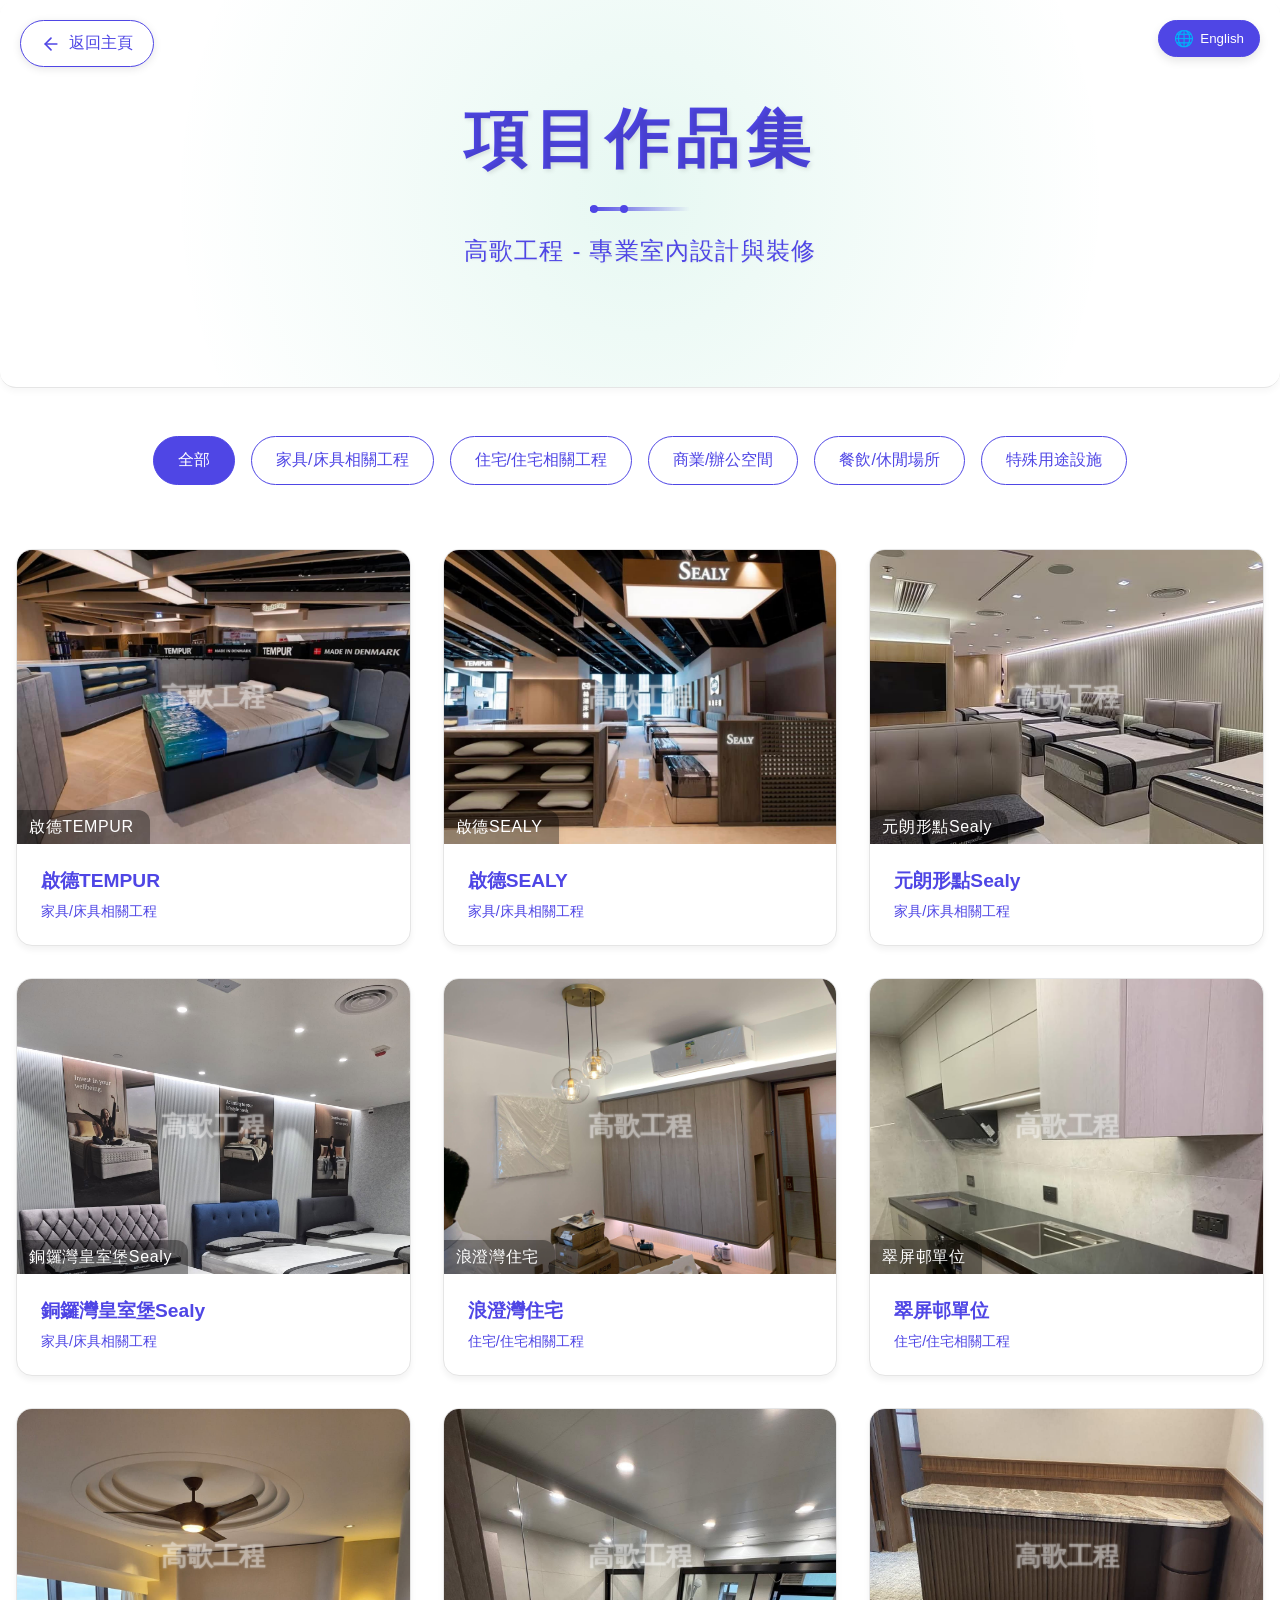
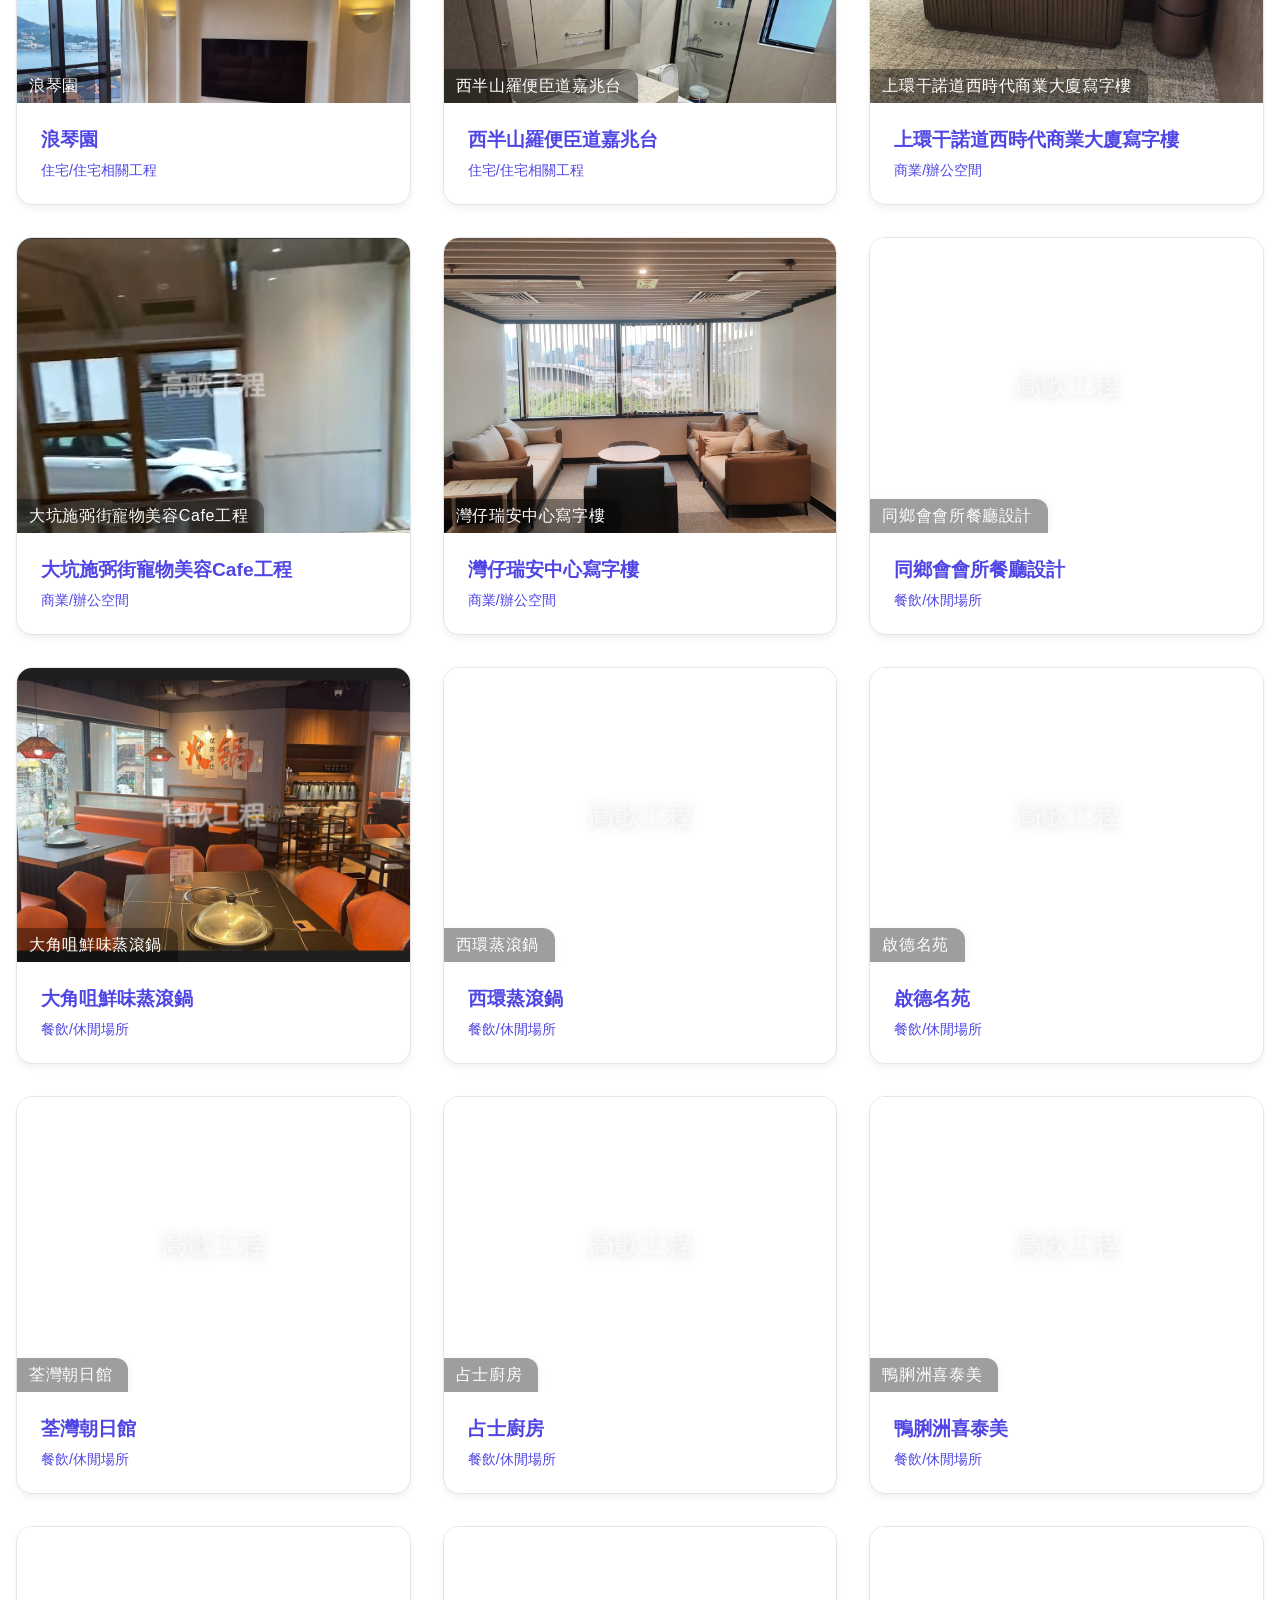
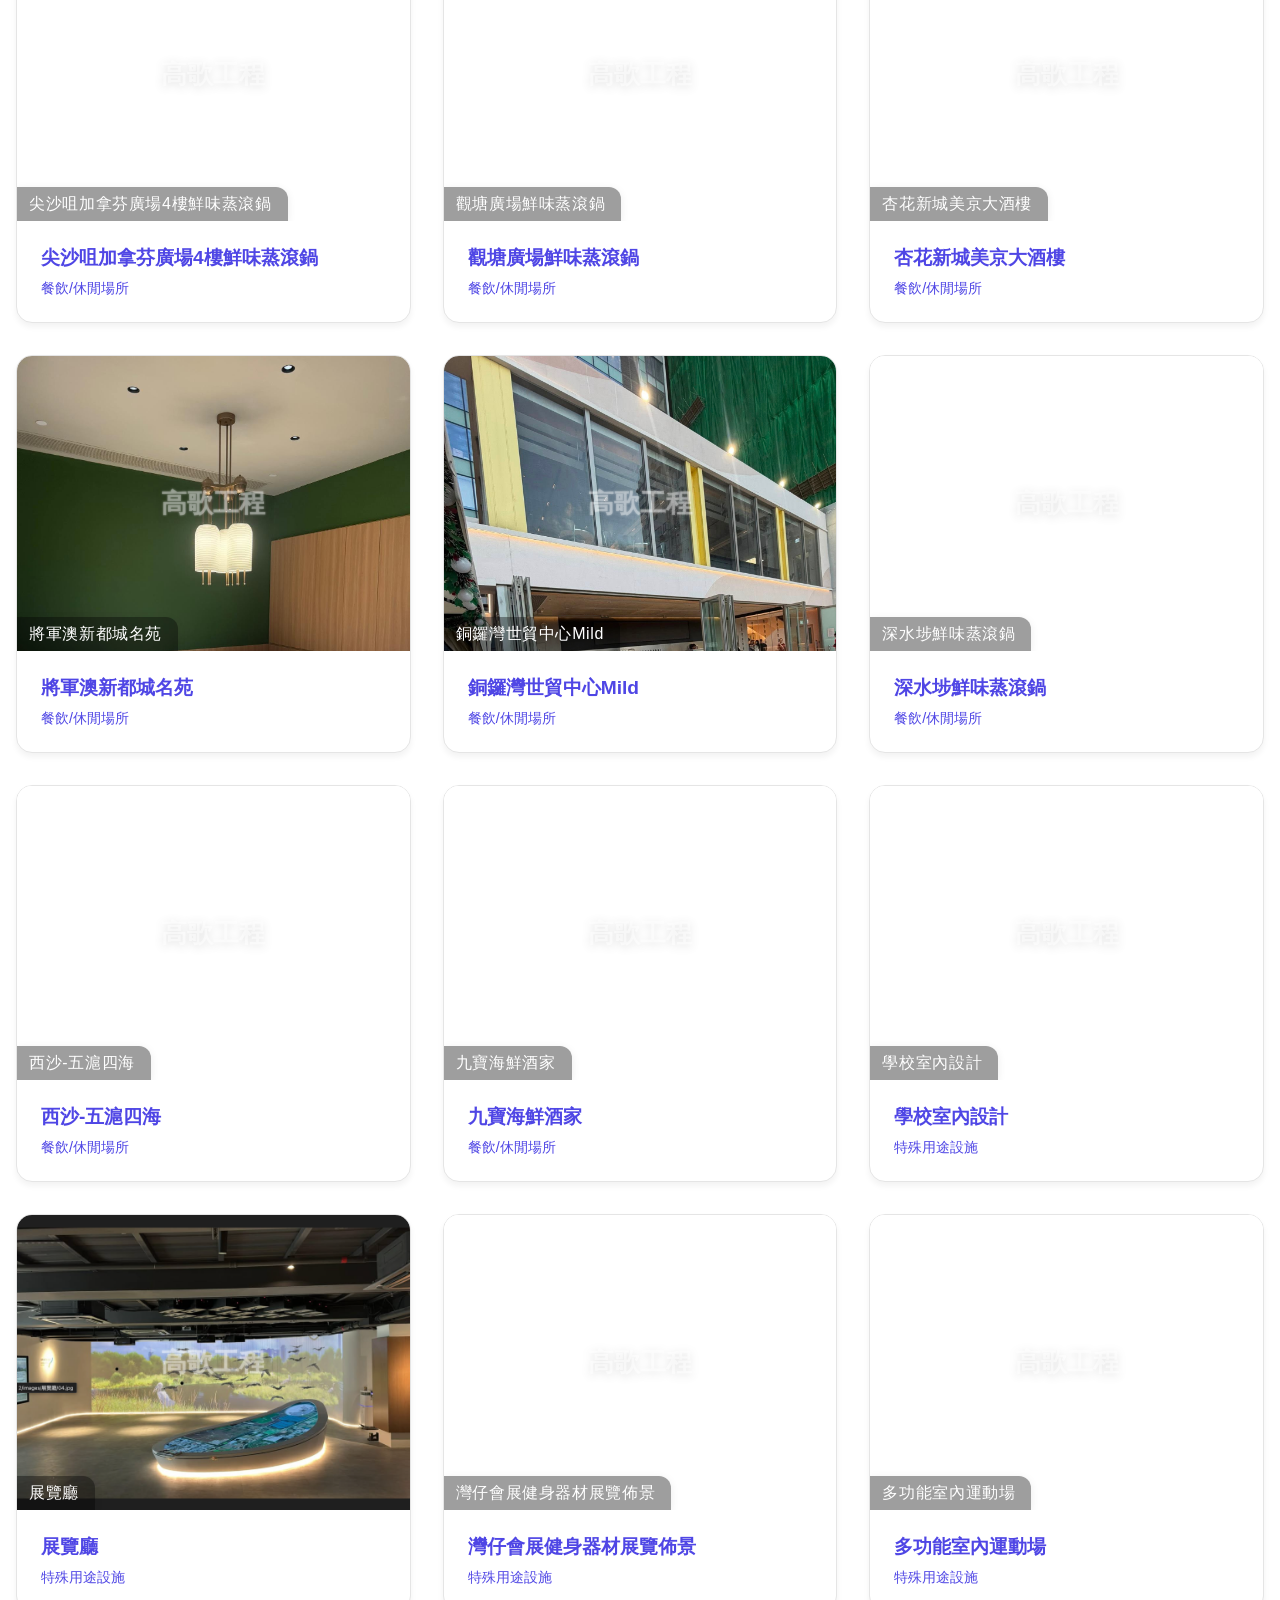
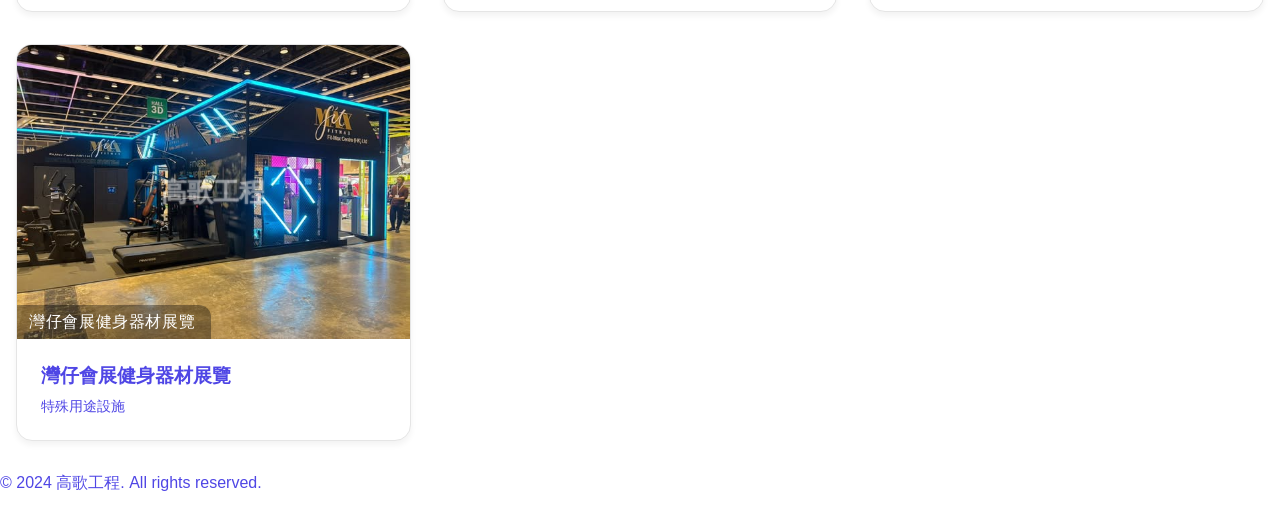
<file: allphoto.html>
<!DOCTYPE html>
<html lang="zh-Hant" class="dark">
<head>
    <meta charset="UTF-8">
    <meta name="viewport" content="width=device-width, initial-scale=1.0">
    <title data-lang data-lang-zh="高歌工程" data-lang-en="KOCO ENGINEERING COMPANY LIMITED">高歌工程</title>
    <meta name="description" data-lang data-lang-zh="高歌工程 - Professional Interior Design and Engineering Services, Showcasing Our Design Portfolio" data-lang-en="KOCO ENGINEERING COMPANY LIMITED - Professional Interior Design and Engineering Services, Showcasing Our Design Portfolio" content="高歌工程 - Professional Interior Design and Engineering Services, Showcasing Our Design Portfolio">
    <meta property="og:title" data-lang data-lang-zh="高歌工程" data-lang-en="KOCO ENGINEERING COMPANY LIMITED" content="高歌工程">
    <meta property="og:description" data-lang data-lang-zh="Professional Interior Design and Engineering Services, Showcasing Our Design Portfolio" data-lang-en="Professional Interior Design and Engineering Services, Showcasing Our Design Portfolio" content="Professional Interior Design and Engineering Services, Showcasing Our Design Portfolio">
    <meta property="og:image" content="./images/logo.png">
    <style>
        :root {
            --primary-color: #4f46e5;
            --primary-hover: #4338ca;
            --secondary-color: #818cf8;
            --text-color: #4f46e5;
            --text-color-dark: #4f46e5;
            --bg-color: #ffffff;
            --bg-color-dark: #ffffff;
            --card-bg: #ffffff;
            --hover-color: rgba(79, 70, 229, 0.1);
            --border-color: #E5E5E5;
            --subtitle-color: #4f46e5;
        }

        body {
            font-family: -apple-system, BlinkMacSystemFont, "Segoe UI", Roboto, sans-serif;
            color: #4f46e5;
            background-color: #ffffff;
            margin: 0;
            padding: 0;
            transition: background-color 0.3s ease;
        }

        .container {
            max-width: 1200px;
            margin: 0 auto;
            padding: 2rem;
        }

        .header {
            position: relative;
            padding: 6rem 0;
            background: var(--card-bg);
            margin-bottom: 3rem;
            overflow: hidden;
            border-radius: 1rem;
            box-shadow: 0 4px 6px rgba(0, 0, 0, 0.03);
            border-bottom: 1px solid var(--border-color);
        }

        .header::before {
            content: '';
            position: absolute;
            top: 0;
            left: 0;
            right: 0;
            bottom: 0;
            background: radial-gradient(circle at center, rgba(16, 185, 129, 0.1) 0%, transparent 70%);
            animation: pulse 4s ease-in-out infinite;
        }

        .header-content {
            position: relative;
            z-index: 1;
            text-align: center;
        }

        .title {
            font-size: 4rem;
            font-weight: 700;
            color: var(--text-color);
            margin: 0;
            opacity: 0;
            transform: translateY(20px);
            animation: fadeInUp 0.8s ease forwards;
            background: var(--text-color);
            -webkit-background-clip: text;
            background-clip: text;
            -webkit-text-fill-color: transparent;
            letter-spacing: 0.1em;
            text-shadow: 2px 2px 4px rgba(0, 0, 0, 0.1);
        }

        .title-decoration {
            width: 100px;
            height: 4px;
            background: linear-gradient(to right, var(--primary-color), transparent);
            margin: 1.5rem auto;
            position: relative;
            opacity: 0;
            animation: fadeIn 0.8s ease 0.3s forwards;
        }

        .title-decoration::before,
        .title-decoration::after {
            content: '';
            position: absolute;
            width: 8px;
            height: 8px;
            border-radius: 50%;
            background: var(--primary-color);
            top: 50%;
            transform: translateY(-50%);
        }

        .title-decoration::before {
            left: 0;
        }

        .title-decoration::after {
            left: 30px;
        }

        .subtitle {
            font-size: 1.5rem;
            color: var(--subtitle-color);
            font-weight: 400;
            letter-spacing: 0.05em;
            opacity: 0;
            transform: translateY(20px);
            animation: fadeInUp 0.8s ease 0.4s forwards;
            text-shadow: 1px 1px 2px rgba(0, 0, 0, 0.05);
        }

        @keyframes fadeInUp {
            to {
                opacity: 1;
                transform: translateY(0);
            }
        }

        @keyframes fadeIn {
            to {
                opacity: 1;
            }
        }

        @keyframes pulse {
            0% {
                transform: scale(1);
                opacity: 0.5;
            }
            50% {
                transform: scale(1.05);
                opacity: 0.7;
            }
            100% {
                transform: scale(1);
                opacity: 0.5;
            }
        }

        /* 响应式设计 */
        @media (max-width: 768px) {
            .header {
                padding: 4rem 0;
            }

            .title {
                font-size: 2.5rem;
            }

            .subtitle {
                font-size: 1.2rem;
            }
        }

        /* 暗色模式适配 */
        .dark {
            background-color: #ffffff !important;
            color: #4f46e5 !important;
        }

        .dark .text-gray-100,
        .dark .text-gray-200,
        .dark .text-gray-300,
        .dark .text-gray-400,
        .dark .text-gray-500,
        .dark .text-gray-600,
        .dark .text-gray-700,
        .dark .text-gray-800,
        .dark .text-gray-900 {
            color: #4f46e5 !important;
        }

        .dark .bg-gray-800,
        .dark .bg-gray-900 {
            background-color: #ffffff !important;
        }

        .filter-buttons {
            display: flex;
            flex-wrap: wrap;
            gap: 1rem;
            justify-content: center;
            margin-bottom: 3rem;
        }

        .filter-button {
            padding: 0.8rem 1.5rem;
            border: 1px solid var(--text-color);
            border-radius: 2rem;
            background: var(--card-bg);
            color: var(--text-color);
            cursor: pointer;
            transition: all 0.3s ease;
            font-weight: 500;
            font-size: 1rem;
        }

        .filter-button:hover,
        .filter-button.active {
            background: var(--text-color);
            color: var(--bg-color);
        }

        .projects-grid {
            display: grid;
            grid-template-columns: repeat(auto-fill, minmax(300px, 1fr));
            gap: 2rem;
            padding: 1rem;
        }

        .project-card {
            background: var(--card-bg);
            border: 1px solid var(--border-color);
            border-radius: 1rem;
            overflow: hidden;
            box-shadow: 0 4px 6px rgba(0, 0, 0, 0.05);
            transition: all 0.3s ease;
            cursor: pointer;
        }

        .project-card:hover {
            transform: translateY(-5px);
            box-shadow: 0 8px 15px rgba(0, 0, 0, 0.08);
        }

        .project-image {
            position: relative;
            padding-top: 75%;
            overflow: hidden;
            background: var(--bg-color);
        }

        .project-image img {
            position: absolute;
            top: 0;
            left: 0;
            width: 100%;
            height: 100%;
            object-fit: cover;
            background: #fff;
            transition: transform 0.5s ease;
        }

        .project-card:hover .project-image img {
            transform: scale(1.1);
        }

        .project-info {
            padding: 1.5rem;
        }

        .project-info h3 {
            margin: 0 0 0.5rem 0;
            font-size: 1.2rem;
            color: var(--text-color);
        }

        .project-info p {
            margin: 0;
            color: var(--text-color);
            font-size: 0.9rem;
        }

        /* Modal Styles */
        .modal {
            position: fixed;
            z-index: 1000;
            left: 0;
            top: 0;
            width: 100%;
            height: 100%;
            background-color: rgba(0, 0, 0, 0.8);
            display: flex;
            align-items: center;
            justify-content: center;
            padding: 20px;
            box-sizing: border-box;
        }

        .close {
            position: absolute;
            top: 15px;
            right: 20px;
            color: #666;
            font-size: 32px;
            font-weight: bold;
            cursor: pointer;
            z-index: 1001;
            width: 40px;
            height: 40px;
            display: flex;
            align-items: center;
            justify-content: center;
            border-radius: 50%;
            transition: all 0.3s ease;
        }

        .close:hover,
        .close:focus {
            color: #000;
            background: rgba(0,0,0,0.1);
            text-decoration: none;
        }

        .project-gallery {
            display: grid;
            grid-template-columns: repeat(auto-fill, minmax(250px, 1fr));
            gap: 1.5rem;
            margin-top: 2rem;
        }

        .gallery-item {
            position: relative;
            padding-top: 75%;
            border-radius: 0.5rem;
            overflow: hidden;
            cursor: pointer;
            background: var(--card-bg);
            border: 1px solid var(--border-color);
        }

        .gallery-item img {
            position: absolute;
            top: 0;
            left: 0;
            width: 100%;
            height: 100%;
            object-fit: cover;
            transition: transform 0.3s ease;
        }

        .gallery-item:hover img {
            transform: scale(1.05);
        }

        /* Loading Animation */
        .loading {
            position: fixed;
            top: 50%;
            left: 50%;
            transform: translate(-50%, -50%);
            display: none;
        }

        .loading::after {
            content: '';
            display: block;
            width: 40px;
            height: 40px;
            border-radius: 50%;
            border: 3px solid var(--primary-color);
            border-top-color: transparent;
            animation: spin 1s linear infinite;
        }

        @keyframes spin {
            0% { transform: rotate(0deg); }
            100% { transform: rotate(360deg); }
        }

        /* 添加背景装饰 */
        .background-decoration {
            position: fixed;
            top: 0;
            left: 0;
            width: 100%;
            height: 100%;
            pointer-events: none;
            z-index: -1;
        }

        .background-decoration::before,
        .background-decoration::after {
            content: '';
            position: absolute;
            width: 300px;
            height: 300px;
            border-radius: 50%;
            background: linear-gradient(45deg, rgba(0, 0, 0, 0.05), transparent);
            opacity: 0.5;
            filter: blur(100px);
        }

        .background-decoration::before {
            top: -150px;
            left: -150px;
        }

        .background-decoration::after {
            bottom: -150px;
            right: -150px;
        }

        /* 确保所有页面使用相同的背景色 */
        .gallery1-page,
        .gallery2-page,
        .gallery3-page,
        .exhibition-page {
            background: var(--bg-color);
        }

        /* 统一所有画廊页面的样式 */
        .gallery-container {
            background: var(--bg-color);
            padding: 2rem;
            border-radius: 1rem;
            box-shadow: 0 4px 6px rgba(0, 0, 0, 0.05);
        }

        .gallery-item {
            background: var(--card-bg);
            border: 1px solid var(--border-color);
            border-radius: 0.5rem;
            overflow: hidden;
        }

        /* 更新模态框样式 */
        .modal-content {
            background: var(--card-bg);
            border-radius: 1rem;
            box-shadow: 0 10px 25px rgba(0, 0, 0, 0.1);
        }

        /* 更新按钮样式 */
        .filter-button {
            background: var(--card-bg);
            border: 1px solid var(--text-color);
            color: var(--text-color);
        }

        .filter-button:hover,
        .filter-button.active {
            background: var(--text-color);
            color: var(--bg-color);
        }

        /* 更新项目卡片样式 */
        .project-card {
            background: var(--card-bg);
            border: 1px solid var(--border-color);
            border-radius: 1rem;
            overflow: hidden;
            box-shadow: 0 4px 6px rgba(0, 0, 0, 0.05);
        }

        /* 确保所有图片容器使用统一的背景色 */
        .project-image,
        .gallery-image {
            background: var(--bg-color);
        }

        .social-buttons {
            position: fixed;
            right: 20px;
            bottom: 20px;
            display: flex;
            flex-direction: column;
            gap: 10px;
            z-index: 1000;
        }

        .social-button {
            width: 60px;
            height: 60px;
            border-radius: 50%;
            display: flex;
            align-items: center;
            justify-content: center;
            box-shadow: 0 4px 12px rgba(0, 0, 0, 0.15);
            transition: all 0.3s ease;
            cursor: pointer;
            background-color: var(--text-color);
        }

        .social-button:hover {
            transform: scale(1.1);
            background-color: var(--bg-color);
        }

        .social-button svg {
            width: 32px;
            height: 32px;
            fill: var(--bg-color);
        }

        .social-button:hover svg {
            fill: var(--text-color);
        }

        .whatsapp-button {
            background-color: #25D366;
        }

        .facebook-button {
            background-color: #1877F2;
        }

        @media (max-width: 768px) {
            .social-buttons {
                right: 10px;
                bottom: 10px;
            }

            .social-button {
                width: 50px;
                height: 50px;
            }

            .social-button svg {
                width: 28px;
                height: 28px;
            }
        }

        .back-home {
            position: fixed;
            top: 20px;
            left: 20px;
            display: flex;
            align-items: center;
            padding: 12px 20px;
            background: var(--card-bg);
            border: 1px solid var(--text-color);
            border-radius: 50px;
            color: var(--text-color);
            text-decoration: none;
            font-weight: 500;
            box-shadow: 0 2px 8px rgba(0, 0, 0, 0.1);
            transition: all 0.3s ease;
            z-index: 1000;
            cursor: pointer;
        }

        .back-home:hover {
            transform: translateY(-2px);
            box-shadow: 0 4px 12px rgba(0, 0, 0, 0.2);
            background: var(--text-color);
            color: var(--bg-color);
        }

        .back-icon {
            width: 20px;
            height: 20px;
            margin-right: 8px;
            transition: transform 0.3s ease;
        }

        .back-home:hover .back-icon {
            transform: translateX(-3px);
        }

        /* 移动端适配 */
        @media (max-width: 768px) {
            .back-home {
                top: 10px;
                left: 10px;
                padding: 8px 16px;
                font-size: 14px;
            }

            .back-icon {
                width: 16px;
                height: 16px;
            }
        }

        .dark .project-info h3 {
            color: var(--text-color);
        }

        .language-switch {
            position: fixed;
            top: 20px;
            right: 20px;
            display: flex;
            align-items: center;
            padding: 12px 20px;
            background: var(--card-bg);
            border: 1px solid var(--text-color);
            border-radius: 50px;
            color: var(--text-color);
            text-decoration: none;
            font-weight: 500;
            box-shadow: 0 2px 8px rgba(0, 0, 0, 0.1);
            transition: all 0.3s ease;
            z-index: 1000;
            cursor: pointer;
            opacity: 1;
            transform: translateY(0);
        }

        .language-switch:hover {
            transform: translateY(-2px);
            box-shadow: 0 4px 12px rgba(0, 0, 0, 0.2);
            background: var(--text-color);
            color: var(--bg-color);
        }

        .language-switch.transitioning {
            opacity: 0;
            transform: translateY(-10px);
        }

        @media (max-width: 768px) {
            .language-switch {
                top: 10px;
                right: 10px;
                padding: 8px 16px;
                font-size: 14px;
            }
        }

        /* 添加图片描述样式 */
        .image-info {
            position: absolute;
            bottom: 0;
            left: 0;
            right: 0;
            background: linear-gradient(to top, rgba(0,0,0,0.8), transparent);
            padding: 15px;
            opacity: 0;
            transition: opacity 0.3s ease;
            color: white;
        }
        
        .gallery-item {
            position: relative;
            overflow: hidden;
        }
        
        .gallery-item:hover .image-info {
            opacity: 1;
        }
        
        .image-desc {
            font-size: 14px;
            line-height: 1.4;
            margin: 0;
        }
        
        /* 加強切換語言功能樣式 */
        .language-switch {
            background: var(--text-color);
            color: var(--bg-color);
            border-radius: 50px;
            padding: 8px 15px;
            cursor: pointer;
            display: flex;
            align-items: center;
            transition: all 0.3s ease;
            box-shadow: 0 4px 10px rgba(0,0,0,0.1);
        }
        
        .language-switch:hover {
            transform: translateY(-2px);
            box-shadow: 0 6px 15px rgba(0,0,0,0.15);
        }
        
        .language-icon {
            margin-right: 6px;
            font-size: 16px;
        }

        /* 圖片懸停效果和全屏按鈕 */
        .carousel-image-wrapper {
            position: relative;
            overflow: hidden;
        }

        .image-caption {
            position: absolute;
            bottom: 0;
            left: 0;
            right: 0;
            background: linear-gradient(to top, rgba(0,0,0,0.8), transparent);
            color: white;
            padding: 20px;
            transform: translateY(100%);
            transition: transform 0.3s ease;
            display: flex;
            flex-direction: column;
            align-items: flex-start;
        }

        .carousel-image-wrapper:hover .image-caption {
            transform: translateY(0);
        }

        .view-fullscreen-btn {
            margin-top: 10px;
            background: rgba(255, 255, 255, 0.25);
            color: white;
            border: none;
            padding: 8px 16px;
            border-radius: 4px;
            cursor: pointer;
            font-size: 14px;
            transition: all 0.2s ease;
            backdrop-filter: blur(5px);
        }

        .view-fullscreen-btn:hover {
            background: rgba(255, 255, 255, 0.4);
            transform: translateY(-2px);
        }

        /* 全屏查看功能 */
        .fullscreen-modal {
            position: fixed;
            top: 0;
            left: 0;
            width: 100vw;
            height: 100vh;
            background: rgba(0,0,0,1);
            display: flex;
            flex-direction: column;
            justify-content: center;
            align-items: center;
            z-index: 10000;
            padding: 0;
            margin: 0;
        }
        .fullscreen-content-wrapper {
            display: flex;
            flex-direction: column;
            align-items: center;
            justify-content: center;
            width: 100vw;
            height: 100vh;
        }
        .fullscreen-image-wrapper {
            display: flex;
            align-items: center;
            justify-content: center;
            width: 100vw;
            height: 100vh;
            position: relative;
        }
        .fullscreen-image {
            max-width: 95vw;
            max-height: 95vh;
            object-fit: contain;
            display: block;
            margin: 0 auto;
            transition: opacity 0.3s ease;
        }
        .fullscreen-caption {
            position: absolute;
            bottom: 20px;
            left: 50%;
            transform: translateX(-50%);
            color: white;
            max-width: 80vw;
            text-align: center;
            font-size: 1.1rem;
            background: rgba(0,0,0,0.7);
            border-radius: 8px;
            padding: 10px 18px;
            box-sizing: border-box;
        }
        @media (max-width: 768px) {
            .fullscreen-image {
                max-width: 98vw;
                max-height: 90vh;
            }
            .fullscreen-caption {
                font-size: 0.95rem;
                padding: 8px 16px;
                bottom: 10px;
                max-width: 90vw;
            }
        }

        /* 控制導航按鈕 */
        .fullscreen-nav {
            position: fixed;
            top: 50%;
            left: 0;
            width: 100vw;
            display: flex;
            justify-content: space-between;
            transform: translateY(-50%);
            z-index: 20;
            pointer-events: none;
            padding: 0 20px;
            box-sizing: border-box;
        }

        .fullscreen-btn {
            background: rgba(0,0,0,0.25);
            color: #fff;
            border: none;
            border-radius: 50%;
            width: 56px;
            height: 56px;
            display: flex;
            align-items: center;
            justify-content: center;
            cursor: pointer;
            transition: all 0.3s ease;
            font-size: 2rem;
            pointer-events: auto;
            box-shadow: 0 2px 8px rgba(0,0,0,0.18);
            position: relative;
            z-index: 30;
        }

        .fullscreen-btn:hover {
            background: rgba(0,0,0,0.45);
            transform: scale(1.1);
        }

        .fullscreen-close-btn {
            position: fixed;
            top: 20px;
            right: 20px;
            background: rgba(0,0,0,0.25);
            color: #fff;
            border: none;
            border-radius: 50%;
            width: 40px;
            height: 40px;
            display: flex;
            align-items: center;
            justify-content: center;
            cursor: pointer;
            transition: all 0.3s ease;
            font-size: 1.5rem;
            z-index: 30;
            box-shadow: 0 2px 8px rgba(0,0,0,0.18);
        }

        .fullscreen-close-btn:hover {
            background: rgba(0,0,0,0.45);
            transform: scale(1.1);
            }

        @media (max-width: 768px) {
            .fullscreen-btn {
                width: 44px;
                height: 44px;
                font-size: 1.5rem;
            }
            
            .fullscreen-nav {
                padding: 0 15px;
            }
            
            .fullscreen-close-btn {
                width: 36px;
                height: 36px;
                font-size: 1.2rem;
                top: 15px;
                right: 15px;
            }
            .fullscreen-close-btn {
                width: 36px;
                height: 36px;
                font-size: 1.2rem;
                top: 10px;
                right: 10px;
            }
            .fullscreen-nav {
                padding: 0 10px;
            }
        }

        .img-watermark.centered, .img-watermark {
            position: absolute;
            top: 50%;
            left: 50%;
            right: auto;
            bottom: auto;
            transform: translate(-50%, -50%);
            font-size: clamp(0.9rem, 3vw, 1.6rem);
            font-weight: 600;
            color: rgba(255,255,255,0.55);
            opacity: 0.55;
            background: none;
            border-radius: 0;
            padding: 0;
            text-shadow: 0 2px 8px rgba(0,0,0,0.18), 0 0 2px #fff;
            display: flex;
            align-items: center;
            justify-content: center;
            white-space: pre-line;
            width: auto;
            height: auto;
            pointer-events: none;
            z-index: 10;
            user-select: none;
        }

        .project-name-label {
            position: absolute;
            left: 0;
            bottom: 0;
            background: rgba(0,0,0,0.38);
            color: #fff;
            font-size: 1rem;
            font-weight: 500;
            padding: 7px 16px 6px 12px;
            border-radius: 0 12px 0 0;
            z-index: 5;
            pointer-events: none;
            letter-spacing: 0.04em;
            box-shadow: 0 2px 8px rgba(0, 0, 0, 0.08);
            max-width: 80%;
            white-space: nowrap;
            overflow: hidden;
            text-overflow: ellipsis;
        }

        /* Modal Image Gallery Styles */
        .modal-image-gallery {
            display: grid;
            grid-template-columns: repeat(auto-fit, minmax(300px, 1fr));
            gap: 20px;
            padding: 20px 0;
            max-height: 70vh;
            overflow-y: auto;
        }

        .modal-gallery-item {
            position: relative;
            border-radius: 12px;
            overflow: hidden;
            box-shadow: 0 4px 12px rgba(0, 0, 0, 0.1);
            transition: transform 0.3s ease, box-shadow 0.3s ease;
            cursor: pointer;
        }

        .modal-gallery-item:hover {
            transform: translateY(-5px);
            box-shadow: 0 8px 24px rgba(0, 0, 0, 0.15);
        }

        .modal-gallery-item img {
            width: 100%;
            height: 250px;
            object-fit: cover;
            display: block;
            transition: transform 0.3s ease;
        }

        .modal-gallery-item:hover img {
            transform: scale(1.05);
        }

        .modal-gallery-item .img-watermark-wrapper {
            position: relative;
            overflow: hidden;
        }

        /* Responsive adjustments for modal gallery */
        @media (max-width: 768px) {
            .modal-image-gallery {
                grid-template-columns: repeat(auto-fit, minmax(250px, 1fr));
                gap: 15px;
                max-height: 60vh;
            }

            .modal-gallery-item img {
                height: 200px;
            }
        }

        @media (max-width: 480px) {
            .modal-image-gallery {
                grid-template-columns: 1fr;
                gap: 10px;
            }

            .modal-gallery-item img {
                height: 180px;
            }
        }

        /* Modal content improvements */
        .modal-content {
            max-width: 90vw;
            max-height: 90vh;
            width: 900px;
            overflow-y: auto;
            border-radius: 16px;
            box-shadow: 0 20px 60px rgba(0, 0, 0, 0.3);
            background: white;
            position: relative;
            margin: auto;
        }

        .modal-header {
            padding: 24px 24px 16px;
            border-bottom: 1px solid #eee;
            background: #f8f9fa;
        }

        .modal-body {
            padding: 20px 24px 24px;
            background: white;
        }

        #modalTitle {
            font-size: 1.8rem;
            font-weight: 600;
            color: #333;
            margin: 0 0 8px;
        }

        #modalSubtitle {
            font-size: 1rem;
            color: #666;
            margin: 0 0 4px;
        }

        #modalDescription {
            font-size: 0.9rem;
            color: #888;
            margin: 0;
        }

        /* Loading spinner */
        #loading {
            position: fixed;
            top: 50%;
            left: 50%;
            transform: translate(-50%, -50%);
            z-index: 10000;
            background: rgba(255, 255, 255, 0.9);
            padding: 20px;
            border-radius: 8px;
            box-shadow: 0 4px 12px rgba(0, 0, 0, 0.1);
        }

        .loading-spinner {
            width: 40px;
            height: 40px;
            border: 4px solid #f3f3f3;
            border-top: 4px solid #4f46e5;
            border-radius: 50%;
            animation: spin 1s linear infinite;
            margin: 0 auto 10px;
        }

        @keyframes spin {
            0% { transform: rotate(0deg); }
            100% { transform: rotate(360deg); }
        }

        /* Carousel Styles */
        .modal-carousel {
            width: 100%;
        }

        .carousel-container {
            position: relative;
            background: #f8f9fa;
            border-radius: 12px;
            overflow: hidden;
            margin-bottom: 20px;
        }

        .carousel-main {
            position: relative;
            width: 100%;
            background: #000;
        }

        .carousel-image-wrapper {
            position: relative;
            width: 100%;
            height: 500px;
            display: flex;
            align-items: center;
            justify-content: center;
            overflow: hidden;
        }

        .carousel-image-wrapper img {
            max-width: 100%;
            max-height: 100%;
            object-fit: contain;
            cursor: pointer;
            transition: transform 0.3s ease;
        }

        .carousel-image-wrapper img:hover {
            transform: scale(1.02);
        }

        .carousel-controls {
            display: flex;
            align-items: center;
            justify-content: space-between;
            padding: 15px 20px;
            background: rgba(255, 255, 255, 0.95);
            backdrop-filter: blur(10px);
        }

        .carousel-btn {
            display: flex;
            align-items: center;
            gap: 8px;
            padding: 10px 16px;
            background: #4f46e5;
            color: white;
            border: none;
            border-radius: 8px;
            cursor: pointer;
            font-size: 14px;
            font-weight: 500;
            transition: all 0.3s ease;
            min-width: 100px;
        }

        .carousel-btn:hover {
            background: #3730a3;
            transform: translateY(-1px);
        }

        .carousel-btn:active {
            transform: translateY(0);
        }

        .carousel-btn span:first-child,
        .carousel-btn span:last-child {
            font-size: 18px;
            font-weight: bold;
        }

        .image-counter {
            background: rgba(255, 255, 255, 0.9);
            padding: 8px 16px;
            border-radius: 20px;
            font-size: 14px;
            font-weight: 500;
            color: #333;
            border: 1px solid rgba(0, 0, 0, 0.1);
        }

        .thumbnail-navigation {
            display: flex;
            gap: 10px;
            padding: 15px 0;
            overflow-x: auto;
            scroll-behavior: smooth;
        }

        .thumbnail {
            flex-shrink: 0;
            width: 80px;
            height: 60px;
            border-radius: 8px;
            overflow: hidden;
            cursor: pointer;
            border: 3px solid transparent;
            transition: all 0.3s ease;
            opacity: 0.7;
        }

        .thumbnail:hover {
            opacity: 0.9;
            transform: scale(1.05);
        }

        .thumbnail.active {
            border-color: #4f46e5;
            opacity: 1;
            transform: scale(1.1);
        }

        .thumbnail img {
            width: 100%;
            height: 100%;
            object-fit: cover;
        }

        /* Responsive carousel styles */
        @media (max-width: 768px) {
            .carousel-image-wrapper {
                height: 350px;
            }

            .carousel-controls {
                padding: 12px 15px;
                flex-direction: column;
                gap: 10px;
                text-align: center;
            }

            .carousel-btn {
                min-width: auto;
                padding: 8px 12px;
                font-size: 13px;
            }

            .carousel-btn .btn-text {
                display: none;
            }

            .thumbnail {
                width: 60px;
                height: 45px;
            }

            .thumbnail-navigation {
                padding: 10px 0;
                gap: 8px;
            }
        }

        @media (max-width: 480px) {
            .carousel-image-wrapper {
                height: 280px;
            }

            .carousel-controls {
                padding: 10px;
            }

            .image-counter {
                font-size: 12px;
                padding: 6px 12px;
            }
        }
    </style>
</head>
<body class="font-inter antialiased bg-white text-gray-900 tracking-tight">
    <div class="background-decoration"></div>
    <button class="language-switch" onclick="toggleLanguage()">
        <span class="language-icon">🌐</span>
        <span class="lang-text">中文</span>
    </button>
    <a href="index.html" class="back-home">
        <svg class="back-icon" viewBox="0 0 24 24" fill="none" stroke="currentColor" stroke-width="2" stroke-linecap="round" stroke-linejoin="round">
            <path d="M19 12H5"/>
            <path d="M12 19l-7-7 7-7"/>
        </svg>
        <span class="back-text">Back to Home</span>
    </a>
    <div class="flex flex-col min-h-screen overflow-hidden">
        <main class="grow">
            <!-- 作品集展示區 -->
            <section class="relative">
                <div class="max-w-6xl mx-auto px-4 sm:px-6">
                    <div class="pt-32 pb-12 md:pt-40 md:pb-20">
                        <!-- 頁面標題 -->
                        <div class="max-w-3xl mx-auto text-center pb-12 md:pb-16">
                            <div class="header">
                                <div class="header-content">
                                    <h1 class="title portfolio-title">Portfolio</h1>
                                    <div class="title-decoration"></div>
                                    <p class="subtitle portfolio-subtitle">Our Design Works</p>
                                </div>
                            </div>

                            <!-- 筛选按钮 -->
                            <div class="filter-buttons">
                                <button class="filter-button active" data-filter="all" aria-label="Show all projects">All</button>
                                <button class="filter-button" data-filter="furniture">Furniture/Bedding Projects</button>
                                <button class="filter-button" data-filter="residential">Residential Projects</button>
                                <button class="filter-button" data-filter="commercial">Commercial/Office Spaces</button>
                                <button class="filter-button" data-filter="restaurant">Restaurant/Leisure Venues</button>
                                <button class="filter-button" data-filter="special">Special Purpose Facilities</button>
                            </div>

                            <!-- 项目网格 -->
                            <div class="projects-grid">

                                <!-- 家具/床具相關工程 -->
                                <div class="project-card" data-category="furniture">
                                    <div class="project-image">
                                        <span class="project-name-label">啟德TEMPUR</span>
                                        <div class="img-watermark-wrapper">
                                            <img src="./images/啟德TEMPUR/01.jpg" loading="lazy" decoding="async" alt="啟德TEMPUR" style="object-position: center top;">
                                            <div class="img-watermark">高歌工程</div>
                                        </div>
                                    </div>
                                    <div class="project-info">
                                        <h3>啟德TEMPUR</h3>
                                        <p>家具/床具相關工程</p>
                                    </div>
                                </div>

                                <div class="project-card" data-category="furniture">
                                    <div class="project-image">
                                        <span class="project-name-label">啟德SEALY</span>
                                        <div class="img-watermark-wrapper">
                                            <img src="./images/啟德SEALY/01.jpg" loading="lazy" decoding="async" alt="啟德SEALY" style="object-position: center top;">
                                            <div class="img-watermark">高歌工程</div>
                                        </div>
                                    </div>
                                    <div class="project-info">
                                        <h3>啟德SEALY</h3>
                                        <p>家具/床具相關工程</p>
                                    </div>
                                </div>

                                <div class="project-card" data-category="furniture">
                                    <div class="project-image">
                                        <span class="project-name-label">元朗形點Sealy</span>
                                        <div class="img-watermark-wrapper">
                                            <img src="./images/元朗形點Sealy/01.jpg" loading="lazy" decoding="async" alt="元朗形點Sealy" style="object-position: center top;">
                                            <div class="img-watermark">高歌工程</div>
                                        </div>
                                    </div>
                                    <div class="project-info">
                                        <h3>元朗形點Sealy</h3>
                                        <p>家具/床具相關工程</p>
                                    </div>
                                </div>

                                <div class="project-card" data-category="furniture">
                                    <div class="project-image">
                                        <span class="project-name-label">銅鑼灣皇室堡Sealy</span>
                                        <div class="img-watermark-wrapper">
                                            <img src="./images/銅鑼灣皇室堡Sealy/01.jpg" loading="lazy" decoding="async" alt="銅鑼灣皇室堡Sealy" style="object-position: center top;">
                                            <div class="img-watermark">高歌工程</div>
                                        </div>
                                    </div>
                                    <div class="project-info">
                                        <h3>銅鑼灣皇室堡Sealy</h3>
                                        <p>家具/床具相關工程</p>
                                    </div>
                                </div>


                                <!-- 住宅/住宅相關工程 -->
                                <div class="project-card" data-category="residential">
                                    <div class="project-image">
                                        <span class="project-name-label">浪澄灣住宅</span>
                                        <div class="img-watermark-wrapper">
                                            <img src="./images/浪澄灣住宅/01.jpg" loading="lazy" decoding="async" alt="浪澄灣住宅" style="object-position: center top;">
                                            <div class="img-watermark">高歌工程</div>
                                        </div>
                                    </div>
                                    <div class="project-info">
                                        <h3>浪澄灣住宅</h3>
                                        <p>住宅/住宅相關工程</p>
                                    </div>
                                </div>

                                <div class="project-card" data-category="residential">
                                    <div class="project-image">
                                        <span class="project-name-label">翠屏邨單位</span>
                                        <div class="img-watermark-wrapper">
                                            <img src="./images/翠屏邨單位/01.jpg" loading="lazy" decoding="async" alt="翠屏邨單位" style="object-position: center top;">
                                            <div class="img-watermark">高歌工程</div>
                                        </div>
                                    </div>
                                    <div class="project-info">
                                        <h3>翠屏邨單位</h3>
                                        <p>住宅/住宅相關工程</p>
                                    </div>
                                </div>

                                <div class="project-card" data-category="residential">
                                    <div class="project-image">
                                        <span class="project-name-label">浪琴園</span>
                                        <div class="img-watermark-wrapper">
                                            <img src="./images/浪琴園/01.jpg" loading="lazy" decoding="async" alt="浪琴園" style="object-position: center top;">
                                            <div class="img-watermark">高歌工程</div>
                                        </div>
                                    </div>
                                    <div class="project-info">
                                        <h3>浪琴園</h3>
                                        <p>住宅/住宅相關工程</p>
                                    </div>
                                </div>

                                <div class="project-card" data-category="residential">
                                    <div class="project-image">
                                        <span class="project-name-label">西半山羅便臣道嘉兆台</span>
                                        <div class="img-watermark-wrapper">
                                            <img src="./images/西半山羅便臣道嘉兆台/01.jpg" loading="lazy" decoding="async" alt="西半山羅便臣道嘉兆台" style="object-position: center top;">
                                            <div class="img-watermark">高歌工程</div>
                                        </div>
                                    </div>
                                    <div class="project-info">
                                        <h3>西半山羅便臣道嘉兆台</h3>
                                        <p>住宅/住宅相關工程</p>
                                    </div>
                                </div>


                                <!-- 商業/辦公空間 -->
                                <div class="project-card" data-category="commercial">
                                    <div class="project-image">
                                        <span class="project-name-label">上環干諾道西時代商業大廈寫字樓</span>
                                        <div class="img-watermark-wrapper">
                                            <img src="./images/上環干諾道西時代商業大廈寫字樓/01.jpg" loading="lazy" decoding="async" alt="上環干諾道西時代商業大廈寫字樓" style="object-position: center top;">
                                            <div class="img-watermark">高歌工程</div>
                                        </div>
                                    </div>
                                    <div class="project-info">
                                        <h3>上環干諾道西時代商業大廈寫字樓</h3>
                                        <p>商業/辦公空間</p>
                                    </div>
                                </div>

                                <div class="project-card" data-category="commercial">
                                    <div class="project-image">
                                        <span class="project-name-label">大坑施弼街寵物美容Cafe工程</span>
                                        <div class="img-watermark-wrapper">
                                            <img src="./images/大坑施弼街寵物美容Cafe工程/01.png" loading="lazy" decoding="async" alt="大坑施弼街寵物美容Cafe工程" style="object-position: center top;">
                                            <div class="img-watermark">高歌工程</div>
                                        </div>
                                    </div>
                                    <div class="project-info">
                                        <h3>大坑施弼街寵物美容Cafe工程</h3>
                                        <p>商業/辦公空間</p>
                                    </div>
                                </div>

                                <div class="project-card" data-category="commercial">
                                    <div class="project-image">
                                        <span class="project-name-label">灣仔瑞安中心寫字樓</span>
                                        <div class="img-watermark-wrapper">
                                            <img src="./images/灣仔瑞安中心寫字樓/01.jpg" loading="lazy" decoding="async" alt="灣仔瑞安中心寫字樓" style="object-position: center top;">
                                            <div class="img-watermark">高歌工程</div>
                                        </div>
                                    </div>
                                    <div class="project-info">
                                        <h3>灣仔瑞安中心寫字樓</h3>
                                        <p>商業/辦公空間</p>
                                    </div>
                                </div>


                                <!-- 餐飲/休閒場所 -->
                                <div class="project-card" data-category="restaurant">
                                    <div class="project-image">
                                        <span class="project-name-label">同鄉會會所餐廳設計</span>
                                        <div class="img-watermark-wrapper">
                                            <img src="./images/同鄉會會所餐廳設計/01.jpg" loading="lazy" decoding="async" alt="同鄉會會所餐廳設計" style="object-position: center top;">
                                            <div class="img-watermark">高歌工程</div>
                                        </div>
                                    </div>
                                    <div class="project-info">
                                        <h3>同鄉會會所餐廳設計</h3>
                                        <p>餐飲/休閒場所</p>
                                    </div>
                                </div>

                                <div class="project-card" data-category="restaurant">
                                    <div class="project-image">
                                        <span class="project-name-label">大角咀鮮味蒸滾鍋</span>
                                        <div class="img-watermark-wrapper">
                                            <img src="./images/大角咀鮮味蒸滾鍋/01.jpg" loading="lazy" decoding="async" alt="大角咀鮮味蒸滾鍋" style="object-position: center top;">
                                            <div class="img-watermark">高歌工程</div>
                                        </div>
                                    </div>
                                    <div class="project-info">
                                        <h3>大角咀鮮味蒸滾鍋</h3>
                                        <p>餐飲/休閒場所</p>
                                    </div>
                                </div>

                                <div class="project-card" data-category="restaurant">
                                    <div class="project-image">
                                        <span class="project-name-label">西環蒸滾鍋</span>
                                        <div class="img-watermark-wrapper">
                                            <img src="./images/西環蒸滾鍋/01.jpg" loading="lazy" decoding="async" alt="西環蒸滾鍋" style="object-position: center top;">
                                            <div class="img-watermark">高歌工程</div>
                                        </div>
                                    </div>
                                    <div class="project-info">
                                        <h3>西環蒸滾鍋</h3>
                                        <p>餐飲/休閒場所</p>
                                    </div>
                                </div>

                                <div class="project-card" data-category="restaurant">
                                    <div class="project-image">
                                        <span class="project-name-label">啟德名苑</span>
                                        <div class="img-watermark-wrapper">
                                            <img src="./images/啟德名苑/01.jpg" loading="lazy" decoding="async" alt="啟德名苑" style="object-position: center top;">
                                            <div class="img-watermark">高歌工程</div>
                                        </div>
                                    </div>
                                    <div class="project-info">
                                        <h3>啟德名苑</h3>
                                        <p>餐飲/休閒場所</p>
                                    </div>
                                </div>

                                <div class="project-card" data-category="restaurant">
                                    <div class="project-image">
                                        <span class="project-name-label">荃灣朝日館</span>
                                        <div class="img-watermark-wrapper">
                                            <img src="./images/荃灣朝日館/01.jpg" loading="lazy" decoding="async" alt="荃灣朝日館" style="object-position: center top;">
                                            <div class="img-watermark">高歌工程</div>
                                        </div>
                                    </div>
                                    <div class="project-info">
                                        <h3>荃灣朝日館</h3>
                                        <p>餐飲/休閒場所</p>
                                    </div>
                                </div>

                                <div class="project-card" data-category="restaurant">
                                    <div class="project-image">
                                        <span class="project-name-label">占士廚房</span>
                                        <div class="img-watermark-wrapper">
                                            <img src="./images/占士廚房/01.jpg" loading="lazy" decoding="async" alt="占士廚房" style="object-position: center top;">
                                            <div class="img-watermark">高歌工程</div>
                                        </div>
                                    </div>
                                    <div class="project-info">
                                        <h3>占士廚房</h3>
                                        <p>餐飲/休閒場所</p>
                                    </div>
                                </div>

                                <div class="project-card" data-category="restaurant">
                                    <div class="project-image">
                                        <span class="project-name-label" data-lang data-lang-zh="鴨脷洲喜泰美" data-lang-en="HeyThaiMei">鴨脷洲喜泰美</span>
                                        <div class="img-watermark-wrapper">
                                            <img src="./images/鴨脷洲喜泰美/01.jpg" loading="lazy" decoding="async" alt="鴨脷洲喜泰美" style="object-position: center top;">
                                            <div class="img-watermark">高歌工程</div>
                                        </div>
                                    </div>
                                    <div class="project-info">
                                        <h3>鴨脷洲喜泰美</h3>
                                        <p>餐飲/休閒場所</p>
                                    </div>
                                </div>

                                <div class="project-card" data-category="restaurant">
                                    <div class="project-image">
                                        <span class="project-name-label">尖沙咀加拿芬廣場4樓鮮味蒸滾鍋</span>
                                        <div class="img-watermark-wrapper">
                                            <img src="./images/尖沙咀加拿芬廣場4樓鮮味蒸滾鍋/01.jpg" loading="lazy" decoding="async" alt="尖沙咀加拿芬廣場4樓鮮味蒸滾鍋" style="object-position: center top;">
                                            <div class="img-watermark">高歌工程</div>
                                        </div>
                                    </div>
                                    <div class="project-info">
                                        <h3>尖沙咀加拿芬廣場4樓鮮味蒸滾鍋</h3>
                                        <p>餐飲/休閒場所</p>
                                    </div>
                                </div>

                                <div class="project-card" data-category="restaurant">
                                    <div class="project-image">
                                        <span class="project-name-label">觀塘廣場鮮味蒸滾鍋</span>
                                        <div class="img-watermark-wrapper">
                                            <img src="./images/觀塘廣場鮮味蒸滾鍋/01.jpg" loading="lazy" decoding="async" alt="觀塘廣場鮮味蒸滾鍋" style="object-position: center top;">
                                            <div class="img-watermark">高歌工程</div>
                                        </div>
                                    </div>
                                    <div class="project-info">
                                        <h3>觀塘廣場鮮味蒸滾鍋</h3>
                                        <p>餐飲/休閒場所</p>
                                    </div>
                                </div>

                                <div class="project-card" data-category="restaurant">
                                    <div class="project-image">
                                        <span class="project-name-label">杏花新城美京大酒樓</span>
                                        <div class="img-watermark-wrapper">
                                            <img src="./images/杏花新城美京大酒樓/01.jpg" loading="lazy" decoding="async" alt="杏花新城美京大酒樓" style="object-position: center top;">
                                            <div class="img-watermark">高歌工程</div>
                                        </div>
                                    </div>
                                    <div class="project-info">
                                        <h3>杏花新城美京大酒樓</h3>
                                        <p>餐飲/休閒場所</p>
                                    </div>
                                </div>

                                <div class="project-card" data-category="restaurant">
                                    <div class="project-image">
                                        <span class="project-name-label">將軍澳新都城名苑</span>
                                        <div class="img-watermark-wrapper">
                                            <img src="./images/將軍澳新都城名苑/01.jpg" loading="lazy" decoding="async" alt="將軍澳新都城名苑" style="object-position: center top;">
                                            <div class="img-watermark">高歌工程</div>
                                        </div>
                                    </div>
                                    <div class="project-info">
                                        <h3>將軍澳新都城名苑</h3>
                                        <p>餐飲/休閒場所</p>
                                    </div>
                                </div>

                                <div class="project-card" data-category="restaurant">
                                    <div class="project-image">
                                        <span class="project-name-label">銅鑼灣世貿中心Mild</span>
                                        <div class="img-watermark-wrapper">
                                            <img src="./images/銅鑼灣世貿中心Mild/01.jpg" loading="lazy" decoding="async" alt="銅鑼灣世貿中心Mild" style="object-position: center top;">
                                            <div class="img-watermark">高歌工程</div>
                                        </div>
                                    </div>
                                    <div class="project-info">
                                        <h3>銅鑼灣世貿中心Mild</h3>
                                        <p>餐飲/休閒場所</p>
                                    </div>
                                </div>

                                <div class="project-card" data-category="restaurant">
                                    <div class="project-image">
                                        <span class="project-name-label">深水埗鮮味蒸滾鍋</span>
                                        <div class="img-watermark-wrapper">
                                            <img src="./images/深水埗鮮味蒸滾鍋/01.jpg" loading="lazy" decoding="async" alt="深水埗鮮味蒸滾鍋" style="object-position: center top;">
                                            <div class="img-watermark">高歌工程</div>
                                        </div>
                                    </div>
                                    <div class="project-info">
                                        <h3>深水埗鮮味蒸滾鍋</h3>
                                        <p>餐飲/休閒場所</p>
                                    </div>
                                </div>

                                <div class="project-card" data-category="restaurant">
                                    <div class="project-image">
                                        <span class="project-name-label">西沙-五滬四海</span>
                                        <div class="img-watermark-wrapper">
                                            <img src="./images/西沙-五滬四海/01.jpg" loading="lazy" decoding="async" alt="西沙-五滬四海" style="object-position: center top;">
                                            <div class="img-watermark">高歌工程</div>
                                        </div>
                                    </div>
                                    <div class="project-info">
                                        <h3>西沙-五滬四海</h3>
                                        <p>餐飲/休閒場所</p>
                                    </div>
                                </div>

                                <div class="project-card" data-category="restaurant">
                                    <div class="project-image">
                                        <span class="project-name-label">九寶海鮮酒家</span>
                                        <div class="img-watermark-wrapper">
                                            <img src="./images/九寶海鮮酒家/01.jpg" loading="lazy" decoding="async" alt="九寶海鮮酒家" style="object-position: center top;">
                                            <div class="img-watermark">高歌工程</div>
                                        </div>
                                    </div>
                                    <div class="project-info">
                                        <h3>九寶海鮮酒家</h3>
                                        <p>餐飲/休閒場所</p>
                                    </div>
                                </div>


                                <!-- 特殊用途設施 -->
                                <div class="project-card" data-category="special">
                                    <div class="project-image">
                                        <span class="project-name-label">學校室內設計</span>
                                        <div class="img-watermark-wrapper">
                                            <img src="./images/學校室內設計/01.jpg" loading="lazy" decoding="async" alt="學校室內設計" style="object-position: center top;">
                                            <div class="img-watermark">高歌工程</div>
                                        </div>
                                    </div>
                                    <div class="project-info">
                                        <h3>學校室內設計</h3>
                                        <p>特殊用途設施</p>
                                    </div>
                                </div>

                                <div class="project-card" data-category="special">
                                    <div class="project-image">
                                        <span class="project-name-label">展覽廳</span>
                                        <div class="img-watermark-wrapper">
                                            <img src="./images/展覽廳/01.jpg" loading="lazy" decoding="async" alt="展覽廳" style="object-position: center top;">
                                            <div class="img-watermark">高歌工程</div>
                                        </div>
                                    </div>
                                    <div class="project-info">
                                        <h3>展覽廳</h3>
                                        <p>特殊用途設施</p>
                                    </div>
                                </div>

                                <div class="project-card" data-category="special">
                                    <div class="project-image">
                                        <span class="project-name-label">灣仔會展健身器材展覽佈景</span>
                                        <div class="img-watermark-wrapper">
                                            <img src="./images/灣仔會展健身器材展覽佈景/01.jpg" loading="lazy" decoding="async" alt="灣仔會展健身器材展覽佈景" style="object-position: center top;">
                                            <div class="img-watermark">高歌工程</div>
                                        </div>
                                    </div>
                                    <div class="project-info">
                                        <h3>灣仔會展健身器材展覽佈景</h3>
                                        <p>特殊用途設施</p>
                                    </div>
                                </div>

                                <div class="project-card" data-category="special">
                                    <div class="project-image">
                                        <span class="project-name-label">多功能室內運動場</span>
                                        <div class="img-watermark-wrapper">
                                            <img src="./images/多功能室內運動場/01.jpg" loading="lazy" decoding="async" alt="多功能室內運動場" style="object-position: center top;">
                                            <div class="img-watermark">高歌工程</div>
                                        </div>
                                    </div>
                                    <div class="project-info">
                                        <h3>多功能室內運動場</h3>
                                        <p>特殊用途設施</p>
                                    </div>
                                </div>

                                <div class="project-card" data-category="special">
                                    <div class="project-image">
                                        <span class="project-name-label">灣仔會展健身器材展覽</span>
                                        <div class="img-watermark-wrapper">
                                            <img src="./images/灣仔會展健身器材展覽/01.jpg" loading="lazy" decoding="async" alt="灣仔會展健身器材展覽" style="object-position: center top;">
                                            <div class="img-watermark">高歌工程</div>
                                        </div>
                                    </div>
                                    <div class="project-info">
                                        <h3>灣仔會展健身器材展覽</h3>
                                        <p>特殊用途設施</p>
                                    </div>
                                </div>

                                <!-- ADMIN_UPLOAD_INSERT_POINT -->
                            </div>
                        </div>
                    </div>
                </div>
            </section>
        </main>

        <!-- 添加页脚 -->
        <footer>
            <div class="py-8 text-center text-gray-600 dark:text-gray-400">
                <p id="footerText" data-lang data-lang-zh="&copy; 2024 高歌工程. All rights reserved." data-lang-en="&copy; 2024 KOCO ENGINEERING COMPANY LIMITED. All rights reserved.">&copy; 2024 高歌工程. All rights reserved.</p>
            </div>
        </footer>
    </div>

    <!-- Loading元素 -->
    <div id="loading" style="display: none;">
        <div class="loading-spinner"></div>
        <div style="text-align: center; color: #666;">Loading images...</div>
    </div>

    <!-- 項目詳情彈窗 -->
    <div id="projectModal" class="modal" style="display: none;">
        <div class="modal-content">
            <span class="close">&times;</span>
            <div class="modal-header">
                <h2 id="modalTitle"></h2>
                <p id="modalSubtitle"></p>
                <p id="modalDescription"></p>
            </div>
            <div class="modal-body">
                <!-- 圖片內容將動態插入這裡 -->
            </div>
        </div>
    </div>

    <script src="./js/vendors/alpinejs.min.js" defer></script>
    <!-- 移除main.js引用，因為allphoto.html不需要AOS和Swiper -->
    <script>
        let currentLang = localStorage.getItem('lang') || 'zh';

        // 項目英文名稱映射
        const projectTitleMappings = {
            '啟德TEMPUR': 'Kai Tak TEMPUR',
            '啟德SEALY': 'Kai Tak SEALY',
            '元朗形點Sealy': 'Yuen Long YOHO MALL Sealy',
            '銅鑼灣皇室堡Sealy': 'Causeway Bay Royal Castle Sealy',
            '浪澄灣住宅': 'The Long Beach',
            '翠屏邨單位': 'Tsui Ping Estate',
            '浪琴園': 'Pacific View',
            '西半山羅便臣道嘉兆台': 'Ka Siu Terrace, Robinson Road, Mid-Levels West',
            '上環干諾道西時代商業大廈寫字樓': 'Sheung Wan Connaught Road West Times Commercial Building Office',
            '大坑施弼街寵物美容Cafe工程': 'Tai Hang Shepherd Street BOGU Pets Grooming Cafe',
            '灣仔瑞安中心寫字樓': 'Wan Chai Shui On Centre Office',
            '同鄉會會所餐廳設計': 'Clubhouse Restaurant Design',
            '大角咀鮮味蒸滾鍋': 'Tai Kok Tsui Fresh Taste Steam Hotpot',
            '西環蒸滾鍋': 'Sai Wan Steam Hotpot',
            '啟德名苑': 'Kai Tak Ming Yuen Restaurant',
            '荃灣朝日館': 'Tsuen Wan Asahi Restaurant',
            '占士廚房': 'James Kitchen',
            '鴨脷洲喜泰美': 'Ap Lei Chau HeyThaiMei',
            '尖沙咀加拿芬廣場4樓鮮味蒸滾鍋': 'Tsim Sha Tsui Carnarvon Plaza 4/F Fresh Taste Steam Hotpot',
            '觀塘廣場鮮味蒸滾鍋': 'Kwun Tong Plaza Fresh Taste Steam Hotpot',
            '杏花新城美京大酒樓': 'Heng Fa Chuen Mei King Restaurant',
            '將軍澳新都城名苑': 'Tseung Kwan O Metro City Ming Yuen Restaurant',
            '銅鑼灣世貿中心Mild': 'Causeway Bay World Trade Centre Mild',
            '深水埗鮮味蒸滾鍋': 'Sham Shui Po Fresh Taste Steam Hotpot',
            '西沙-五滬四海': 'Sai Sha - Wu Hu Si Hai Restaurant',
            '九寶海鮮酒家': 'Yuen Long Kau Bo Seafood Restaurant',
            '學校室內設計': 'School Interior Design',
            '展覽廳': 'Exhibition Hall',
            '灣仔會展健身器材展覽佈景': 'Wan Chai Convention Centre Fitness Equipment Exhibition Set Design',
            '多功能室內運動場': 'Multifunctional Indoor Sports Hall',
            '灣仔會展健身器材展覽': 'Wan Chai Convention Centre Fitness Equipment Exhibition'
        };

        // 項目描述映射
        const projectDescriptions = {
            '啟德TEMPUR': {
                zh: '高端床墊陳列室設計，展現TEMPUR品牌的舒適與品質理念',
                en: 'Premium mattress showroom design showcasing TEMPUR brand comfort and quality philosophy'
            },
            '啟德SEALY': {
                zh: 'SEALY床墊專門店，融合現代簡約風格與舒適體驗空間',
                en: 'SEALY mattress specialty store combining modern minimalist style with comfortable experience space'
            },
            '元朗形點Sealy': {
                zh: '位於購物中心的床墊展示空間，營造溫馨舒適的購物環境',
                en: 'Mattress display space in shopping center, creating a warm and comfortable shopping environment'
            },
            '銅鑼灣皇室堡Sealy': {
                zh: 'SEALY床墊專門店設計，以明亮簡潔的陳列與舒適體驗區吸引顧客',
                en: 'SEALY mattress store design with bright, clean displays and a comfortable try-out area'
            },
            '浪澄灣住宅': {
                zh: '海景住宅室內設計，充分利用自然光線，打造現代優雅居住空間',
                en: 'Oceanview residential interior design maximizing natural light for modern elegant living space'
            },
            '翠屏邨單位': {
                zh: '公屋單位翻新工程，有效利用空間，提升居住品質',
                en: 'Public housing unit renovation project, efficient space utilization to enhance living quality'
            },
            '浪琴園': {
                zh: '高端住宅室內設計，以簡約線條與自然材質打造寧靜奢雅的海景居所。',
                en: 'A premium residential design featuring clean lines and natural materials, shaping a serene and elegant ocean-view home.'
            },
            '西半山羅便臣道嘉兆台': {
                zh: '西半山住宅室內設計，善用空間與採光，營造舒適高雅的居家生活。',
                en: 'Mid-Levels West residential interior design making the most of space and daylight for comfortable, refined living.'
            },
            '上環干諾道西時代商業大廈寫字樓': {
                zh: '商業辦公空間設計，注重工作效率與員工舒適度的平衡',
                en: 'Commercial office space design balancing work efficiency and employee comfort'
            },
            '大坑施弼街寵物美容Cafe工程': {
                zh: '寵物美容咖啡廳，創新的複合式空間設計，結合寵物服務與休閒餐飲',
                en: 'Pet grooming cafe with innovative hybrid space design combining pet services and casual dining'
            },
            '灣仔瑞安中心寫字樓': {
                zh: '現代化寫字樓室內設計，以高效佈局與簡潔風格打造專業辦公環境。',
                en: 'Modern office interior design with an efficient layout and clean style for a professional working environment.'
            },
            '同鄉會會所餐廳設計': {
                zh: '會所餐廳裝修，融合傳統文化元素與現代設計理念',
                en: 'Clubhouse restaurant renovation integrating traditional cultural elements with modern design concepts'
            },
            '大角咀鮮味蒸滾鍋': {
                zh: '火鍋餐廳設計，營造熱鬧溫馨的用餐氛圍，注重通風與座位佈局',
                en: 'Hotpot restaurant design creating lively and warm dining atmosphere with focus on ventilation and seating layout'
            },
            '西環蒸滾鍋': {
                zh: '蒸鍋餐廳室內設計，以溫暖燈光與舒適座位營造輕鬆的用餐體驗。',
                en: 'Steam hotpot restaurant interior with warm lighting and comfortable seating for a relaxed dining experience.'
            },
            '啟德名苑': {
                zh: '餐廳室內設計，結合傳統與現代元素，營造溫馨用餐氛圍',
                en: 'Restaurant interior design combining traditional and modern elements for warm dining atmosphere'
            },
            '荃灣朝日館': {
                zh: '日式餐廳室內設計，運用自然材料營造寧靜禪意的用餐空間',
                en: 'Japanese restaurant interior design using natural materials to create serene and zen dining space'
            },
            '占士廚房': {
                zh: '餐廳室內設計，運用自然材料營造寧靜禪意的用餐空間',
                en: 'Restaurant interior design using natural materials to create serene and zen dining space'
            },
            '鴨脷洲喜泰美': {
                zh: '泰式餐廳裝修，融入東南亞風情元素，營造異國情調',
                en: 'Thai restaurant renovation incorporating Southeast Asian elements for exotic ambiance'
            },
            '尖沙咀加拿芬廣場4樓鮮味蒸滾鍋': {
                zh: '位於商業中心的火鍋餐廳，現代簡約設計配合高效運營需求',
                en: 'Hotpot restaurant in commercial center with modern minimalist design for efficient operations'
            },
            '觀塘廣場鮮味蒸滾鍋': {
                zh: '餐廳設計融入活力色彩與溫暖燈光，營造輕鬆愉悅的蒸鍋用餐氛圍。',
                en: 'A vibrant restaurant interior combining warm lighting and lively colors to create an inviting hotpot dining experience.'
            },
            '杏花新城美京大酒樓': {
                zh: '粵式酒樓設計，傳統茶餐文化與現代舒適環境的完美結合',
                en: 'Cantonese restaurant design perfectly combining traditional tea dining culture with modern comfort'
            },
            '將軍澳新都城名苑': {
                zh: '餐廳室內設計，結合傳統與現代元素，營造溫馨舒適的用餐環境。',
                en: 'Restaurant interior design combining traditional and modern elements for a warm and comfortable dining environment.'
            },
            '銅鑼灣世貿中心Mild': {
                zh: '時尚餐飲空間設計，以柔和色調與流暢動線營造舒適雅緻的用餐體驗。',
                en: 'A stylish dining space featuring soft tones and fluid circulation, creating a refined and comfortable atmosphere.'
            },
            '深水埗鮮味蒸滾鍋': {
                zh: '蒸鍋餐廳設計，注重座位佈局與動線，打造熱鬧而舒適的用餐環境。',
                en: 'Steam hotpot restaurant design focusing on seating layout and circulation for a lively yet comfortable dining space.'
            },
            '西沙-五滬四海': {
                zh: '餐廳室內設計，融合現代風格與溫馨氛圍，提供舒適的聚餐空間。',
                en: 'Restaurant interior design blending modern style with a warm atmosphere for comfortable group dining.'
            },
            '九寶海鮮酒家': {
                zh: '海鮮酒家室內設計，寬敞的空間佈局適合宴會與家庭聚餐。',
                en: 'Seafood restaurant interior design with a spacious layout suited to banquets and family gatherings.'
            },
            '學校室內設計': {
                zh: '教育空間設計，創造有利於學習的環境，注重安全性與功能性',
                en: 'Educational space design creating conducive learning environment with emphasis on safety and functionality'
            },
            '展覽廳': {
                zh: '展覽空間設計，靈活的佈局方案適應不同展示需求',
                en: 'Exhibition space design with flexible layout solutions adapting to various display requirements'
            },
            '灣仔會展健身器材展覽佈景': {
                zh: '展覽空間設計以現代感與功能性為核心，突顯健身器材的專業形象與展示效果。',
                en: 'A modern, functional exhibition space that highlights fitness equipment with a clean and professional presentation.'
            },
            '多功能室內運動場': {
                zh: '多用途運動場設計，結合耐用材質與寬敞布局，打造安全高效的運動環境。',
                en: 'A versatile sports hall designed with durable materials and an open layout to deliver a safe and efficient training environment.'
            },
            '灣仔會展健身器材展覽': {
                zh: '健身器材展覽攤位設計，突出產品特色與品牌形象',
                en: 'Fitness equipment exhibition booth design highlighting product features and brand image'
            }
        };

        // 語言文本映射
        const translations = {
            zh: {
                portfolio: '項目作品集',
                subtitle: '高歌工程 - 專業室內設計與裝修',
                backHome: '返回主頁',
                all: '全部',
                furniture: '家具/床具相關工程',
                residential: '住宅/住宅相關工程',
                commercial: '商業/辦公空間',
                restaurant: '餐飲/休閒場所',
                special: '特殊用途設施',
                langSwitch: 'English',
                modalSubtitle: '室內設計及裝修工程展示',
                previous: '上一張',
                next: '下一張',
                imageCounter: '第 {current} 張，共 {total} 張',
                viewFullscreen: '全屏查看',
                loadingMore: '正在載入更多圖片...',
                noImage: '暫無圖片',
                footer: '&copy; 2024 高歌工程. All rights reserved.',
                defaultDesc: '現代室內設計及裝修工程項目'
            },
            en: {
                portfolio: 'Project Portfolio',
                subtitle: 'KOCO ENGINEERING - Professional Interior Design & Renovation',
                backHome: 'Back to Home',
                all: 'All',
                furniture: 'Furniture/Bedding Projects',
                residential: 'Residential Projects',
                commercial: 'Commercial/Office Spaces',
                restaurant: 'Restaurant/Leisure Venues',
                special: 'Special Purpose Facilities',
                langSwitch: '中文',
                modalSubtitle: 'Interior Design and Renovation Project Showcase',
                previous: 'Previous',
                next: 'Next',
                imageCounter: 'Image {current} of {total}',
                viewFullscreen: 'View Fullscreen',
                loadingMore: 'Loading more images...',
                noImage: 'No images available',
                footer: '&copy; 2024 KOCO ENGINEERING COMPANY LIMITED. All rights reserved.',
                defaultDesc: 'Modern interior design and renovation project'
            }
        };

        // 項目類別映射
        const categoryMappings = {
            '家具/床具相關工程': 'Furniture/Bedding Projects',
            '住宅/住宅相關工程': 'Residential Projects',
            '商業/辦公空間': 'Commercial/Office Spaces',
            '餐飲/休閒場所': 'Restaurant/Leisure Venues',
            '特殊用途設施': 'Special Purpose Facilities'
        };

        // 當前彈窗狀態
        let currentModalData = {
            images: [],
            currentIndex: 0,
            projectTitle: ''
        };

        // 語言切換功能
        function toggleLanguage() {
            currentLang = currentLang === 'en' ? 'zh' : 'en';
            localStorage.setItem('lang', currentLang);
            updateAllContent();
        }

        // 更新所有內容
        function updateAllContent() {
            updateBasicInterface();
            updateProjectTitles();
            updateModalIfOpen();
        }

        // 更新基本界面文字
        function updateBasicInterface() {
            // 更新主要文字元素
            const portfolioTitle = document.querySelector('.portfolio-title');
            const portfolioSubtitle = document.querySelector('.portfolio-subtitle');
            const backText = document.querySelector('.back-text');
            const langText = document.querySelector('.lang-text');
            const footerText = document.getElementById('footerText');

            if (portfolioTitle) portfolioTitle.textContent = translations[currentLang].portfolio;
            if (portfolioSubtitle) portfolioSubtitle.textContent = translations[currentLang].subtitle;
            if (backText) backText.textContent = translations[currentLang].backHome;
            if (langText) langText.textContent = translations[currentLang].langSwitch;
            if (footerText) footerText.innerHTML = translations[currentLang].footer;

            // 更新過濾按鈕
            const filterButtons = {
                'all': translations[currentLang].all,
                'furniture': translations[currentLang].furniture,
                'residential': translations[currentLang].residential,
                'commercial': translations[currentLang].commercial,
                'restaurant': translations[currentLang].restaurant,
                'special': translations[currentLang].special
            };

            Object.keys(filterButtons).forEach(filter => {
                const button = document.querySelector(`[data-filter="${filter}"]`);
                if (button) {
                    button.textContent = filterButtons[filter];
                }
            });

            // 更新頁面標題
            document.title = currentLang === 'en' ? 'KOCO ENGINEERING COMPANY LIMITED' : '高歌工程';
        }

        // 更新項目卡片標題
        function updateProjectTitles() {
            document.querySelectorAll('.project-card').forEach(card => {
                const nameLabel = card.querySelector('.project-name-label');
                const h3Element = card.querySelector('h3');
                const pElement = card.querySelector('.project-info p');
                const imgElement = card.querySelector('img');

                if (nameLabel) {
                    const originalTitle = nameLabel.getAttribute('data-original-title') || nameLabel.textContent;

                    if (currentLang === 'en' && projectTitleMappings[originalTitle]) {
                        const englishTitle = projectTitleMappings[originalTitle];
                        nameLabel.textContent = englishTitle;
                        if (h3Element) h3Element.textContent = englishTitle;
                        if (imgElement) imgElement.alt = englishTitle;
                    } else {
                        nameLabel.textContent = originalTitle;
                        if (h3Element) h3Element.textContent = originalTitle;
                        if (imgElement) imgElement.alt = originalTitle;
                    }
                }

                // 更新項目分類/描述文字
                if (pElement) {
                    const originalText = pElement.getAttribute('data-original-text') || pElement.textContent;

                    if (currentLang === 'en' && categoryMappings[originalText]) {
                        pElement.textContent = categoryMappings[originalText];
                    } else {
                        pElement.textContent = originalText;
                    }
                }
            });
        }

        // 更新彈窗內容（如果打開）
        function updateModalIfOpen() {
            const modal = document.getElementById('projectModal');
            if (modal && modal.style.display === 'block') {
                const currentProject = modal.getAttribute('data-current-project');
                if (currentProject) {
                    updateModalContent(currentProject);

                    // 更新全屏按鈕文字
                    const fullscreenBtnText = document.querySelector('.fullscreen-btn-text');
                    if (fullscreenBtnText) {
                        fullscreenBtnText.textContent = translations[currentLang].viewFullscreen;
                    }

                    // 更新輪播控制按鈕文字
                    const prevBtn = document.querySelector('.prev-btn .btn-text');
                    const nextBtn = document.querySelector('.next-btn .btn-text');
                    const imageCounter = document.getElementById('imageCounter');

                    if (prevBtn) prevBtn.textContent = translations[currentLang].previous;
                    if (nextBtn) nextBtn.textContent = translations[currentLang].next;
                    if (imageCounter && currentModalData.images.length > 0) {
                        imageCounter.textContent = translations[currentLang].imageCounter
                            .replace('{current}', currentModalData.currentIndex + 1)
                            .replace('{total}', currentModalData.images.length);
                    }

                    // 更新圖片標題及 alt 文字
                    const imageTitleText = getImageTitle(currentProject);
                    const captionTitle = document.querySelector('.image-caption h3');
                    if (captionTitle) {
                        captionTitle.textContent = `${imageTitleText} - ${currentModalData.currentIndex + 1}`;
                    }
                    const mainImage = document.getElementById('carouselMainImage');
                    if (mainImage && currentModalData.images.length > 0) {
                        mainImage.alt = `${imageTitleText} - ${currentModalData.currentIndex + 1}`;
                    }
                }
            }

            // 更新全屏模式的計數器（如果存在）
            const fullscreenCounter = document.getElementById('fullscreenImageCounter');
            if (fullscreenCounter && currentModalData.images.length > 0) {
                const idx = (typeof window.currentFullscreenIndex === 'number') ? window.currentFullscreenIndex : 0;
                fullscreenCounter.textContent = translations[currentLang].imageCounter
                    .replace('{current}', idx + 1)
                    .replace('{total}', currentModalData.images.length);
            }
        }

        // 更新彈窗內容
        function updateModalContent(originalTitle) {
            const modalTitle = document.getElementById('modalTitle');
            const modalSubtitle = document.getElementById('modalSubtitle');
            const modalDescription = document.getElementById('modalDescription');

            if (modalTitle) {
                modalTitle.textContent = currentLang === 'en' && projectTitleMappings[originalTitle]
                    ? projectTitleMappings[originalTitle]
                    : originalTitle;
            }
            if (modalSubtitle) {
                modalSubtitle.textContent = translations[currentLang].modalSubtitle;
            }
            if (modalDescription) {
                // 使用項目特定的描述
                const projectDesc = projectDescriptions[originalTitle];
                if (projectDesc) {
                    modalDescription.textContent = projectDesc[currentLang];
                } else {
                    // 如果沒有特定描述，使用默認描述
                    modalDescription.textContent = translations[currentLang].defaultDesc;
                }
            }
        }

        // 顯示彈窗並加載圖片 - 優化版本：立即顯示第一張圖片
        async function showProjectModal(originalTitle) {
            const modal = document.getElementById('projectModal');

            console.log('開始顯示彈窗:', originalTitle);

            // 立即更新彈窗基本內容並顯示
            updateModalContent(originalTitle);
            modal.setAttribute('data-current-project', originalTitle);

            // 立即顯示第一張圖片（不等待全部加載）
            showInitialImage(originalTitle);
            modal.style.display = 'block';

            // 在背景中快速加載其他圖片
            setTimeout(async () => {
                try {
                    const foundImages = await getProjectImages(originalTitle);
                    console.log('找到', foundImages.length, '張圖片');

                    // 如果找到多張圖片，更新為完整的輪播
                    if (foundImages.length > 1) {
                        updateModalImages(originalTitle, foundImages);
                    } else {
                        // 只有一張（或沒有）時移除「載入中」提示
                        const loadingHint = document.getElementById('modalLoadingHint');
                        if (loadingHint) loadingHint.remove();
                    }
                } catch (error) {
                    console.error('背景載入圖片時出錯:', error);
                }
            }, 10); // 極短延遲，讓彈窗先顯示
        }

        // 顯示初始圖片（快速顯示）- 優化版本：使用項目卡片的縮圖
        function showInitialImage(originalTitle) {
            const modalBody = document.querySelector('.modal-body');
            if (!modalBody) return;

            const imageTitle = getImageTitle(originalTitle);

            // 首先嘗試從項目卡片獲取已載入的圖片
            let initialImageSrc = null;
            const projectCards = document.querySelectorAll('.project-card');
            for (const card of projectCards) {
                const nameLabel = card.querySelector('.project-name-label');
                if (nameLabel && nameLabel.getAttribute('data-original-title') === originalTitle) {
                    const cardImage = card.querySelector('img');
                    if (cardImage && cardImage.src) {
                        initialImageSrc = cardImage.src;
                        break;
                    }
                }
            }

            // 如果沒有找到卡片圖片，使用默認路徑
            if (!initialImageSrc) {
                const possiblePaths = [
                    `./images/${originalTitle}/01.jpg`,
                    `./images/${originalTitle}/1.jpg`,
                    `./images/${originalTitle}/01.png`,
                    `./images/${originalTitle}/1.png`
                ];
                initialImageSrc = possiblePaths[0];
            }

            console.log('快速顯示初始圖片:', initialImageSrc);

            // 創建簡潔的圖片顯示
            const galleryHTML = `
                <div class="modal-carousel">
                    <div class="carousel-container">
                        <div class="carousel-main">
                            <div class="carousel-image-wrapper">
                                <img id="carouselMainImage"
                                     src="${initialImageSrc}"
                                     alt="${imageTitle}"
                                     onclick="openFullscreen('${initialImageSrc}', '${imageTitle}')"
                                     style="opacity: 0; transition: opacity 0.3s ease;"
                                     onload="this.style.opacity = 1; console.log('圖片載入成功:', this.src);"
                                     onerror="this.style.display = 'none'; console.log('圖片載入失敗:', this.src);">
                                <div class="img-watermark">高歌工程</div>
                            </div>
                        </div>
                    </div>
                    <div id="modalLoadingHint" style="text-align: center; padding: 10px; color: #666; font-size: 14px;">
                        ${translations[currentLang].loadingMore}
                    </div>
                </div>
            `;

            modalBody.innerHTML = galleryHTML;

            // 保存基本數據
            currentModalData.projectTitle = originalTitle;
            currentModalData.currentIndex = 0;
            currentModalData.images = [{
                number: 1,
                path: initialImageSrc,
                type: initialImageSrc.split('.').pop()
            }];
        }

        // 更新彈窗圖片內容
        function updateModalImages(originalTitle, foundImages) {
            const modalBody = document.querySelector('.modal-body');
            if (!modalBody) return;

            // 保存當前彈窗數據
            currentModalData.images = foundImages;
            currentModalData.currentIndex = 0;
            currentModalData.projectTitle = originalTitle;

            if (foundImages && foundImages.length > 0) {
                // 有圖片時顯示輪播
                let galleryHTML = `
                    <div class="modal-carousel">
                        <div class="carousel-container">
                            <div class="carousel-main">
                                <div class="carousel-image-wrapper">
                                    <img id="carouselMainImage"
                                         src="${foundImages[0].path}"
                                         alt="${getImageTitle(originalTitle)} - 1">
                                    <div class="img-watermark">高歌工程</div>
                                    <div class="image-caption">
                                        <h3 class="text-lg font-semibold">${getImageTitle(originalTitle)} - 1</h3>
                                        <button class="view-fullscreen-btn" data-img-src="${foundImages[0].path}" data-img-desc="${getImageTitle(originalTitle)} - 1">
                                            <span class="fullscreen-btn-text">${translations[currentLang].viewFullscreen}</span>
                                        </button>
                                    </div>
                                </div>
                            </div>
                `;

                // 如果有多張圖片，添加導航控制
                if (foundImages.length > 1) {
                    galleryHTML += `
                        <div class="carousel-controls">
                            <button class="carousel-btn prev-btn" onclick="previousImage()">
                                <span>‹</span>
                                <span class="btn-text">${translations[currentLang].previous}</span>
                            </button>
                            <div class="image-counter">
                                <span id="imageCounter">${translations[currentLang].imageCounter.replace('{current}', '1').replace('{total}', foundImages.length)}</span>
                            </div>
                            <button class="carousel-btn next-btn" onclick="nextImage()">
                                <span class="btn-text">${translations[currentLang].next}</span>
                                <span>›</span>
                            </button>
                        </div>
                    `;
                }

                galleryHTML += `
                        </div>
                    </div>
                `;

                // 如果有多張圖片，添加縮圖導航
                if (foundImages.length > 1) {
                    galleryHTML += `
                        <div class="thumbnail-navigation">
                            ${foundImages.map((image, index) => `
                                <div class="thumbnail ${index === 0 ? 'active' : ''}" onclick="goToImage(${index})">
                                    <img src="${image.path}"
                                         alt="${getImageTitle(originalTitle)} - ${index + 1}">
                                </div>
                            `).join('')}
                        </div>
                    `;
                }

                modalBody.innerHTML = galleryHTML;

                // 為全屏按鈕和主圖添加事件監聽器
                setTimeout(() => {
                    const fullscreenBtn = document.querySelector('.view-fullscreen-btn');
                    if (fullscreenBtn) {
                        fullscreenBtn.addEventListener('click', function() {
                            const imgSrc = this.dataset.imgSrc;
                            const imgDesc = this.dataset.imgDesc;
                            console.log('全屏按鈕被點擊:', imgSrc);
                            openFullscreen(imgSrc, imgDesc);
                        });
                    }
                    const mainImg = document.getElementById('carouselMainImage');
                    if (mainImg) {
                        mainImg.addEventListener('click', function() {
                            const current = currentModalData.images[currentModalData.currentIndex];
                            if (current) openFullscreen(current.path, this.alt);
                        });
                    }
                }, 10);
            } else {
                // 沒有圖片時顯示簡潔提示
                modalBody.innerHTML = `
                    <div style="display: flex; align-items: center; justify-content: center; height: 300px; background: #f8f9fa; border-radius: 8px;">
                        <div style="text-align: center; color: #666;">
                            <div style="font-size: 48px; margin-bottom: 10px;">📷</div>
                            <div>${translations[currentLang].noImage}</div>
                        </div>
                    </div>
                `;
            }
        }

        // 獲取圖片標題
        function getImageTitle(originalTitle) {
            return currentLang === 'en' && projectTitleMappings[originalTitle]
                ? projectTitleMappings[originalTitle]
                : originalTitle;
        }

        // 輪播控制函數
        function nextImage() {
            if (currentModalData.images.length <= 1) return;

            currentModalData.currentIndex = (currentModalData.currentIndex + 1) % currentModalData.images.length;
            updateCarouselDisplay();
        }

        function previousImage() {
            if (currentModalData.images.length <= 1) return;

            currentModalData.currentIndex = currentModalData.currentIndex === 0
                ? currentModalData.images.length - 1
                : currentModalData.currentIndex - 1;
            updateCarouselDisplay();
        }

        function goToImage(index) {
            if (index < 0 || index >= currentModalData.images.length) return;

            currentModalData.currentIndex = index;
            updateCarouselDisplay();
        }

        // 更新輪播顯示
        function updateCarouselDisplay() {
            const mainImage = document.getElementById('carouselMainImage');
            const imageCounter = document.getElementById('imageCounter');
            const thumbnails = document.querySelectorAll('.thumbnail');
            const fullscreenBtn = document.querySelector('.view-fullscreen-btn');
            const imageTitle = document.querySelector('.image-caption h3');

            const currentImage = currentModalData.images[currentModalData.currentIndex];
            const imageTitleText = getImageTitle(currentModalData.projectTitle);

            if (mainImage && currentImage) {
                console.log('更新主圖片:', currentImage.path);
                mainImage.src = currentImage.path;
                mainImage.alt = `${imageTitleText} - ${currentModalData.currentIndex + 1}`;

                // 添加錯誤處理
                mainImage.onerror = () => {
                    console.error('主圖片載入失敗:', currentImage.path);
                    mainImage.style.display = 'none';
                };
                mainImage.onload = () => {
                    mainImage.style.display = '';
                    mainImage.style.opacity = 1;
                };
            }

            // 更新全屏按鈕事件和文字
            if (fullscreenBtn && currentImage) {
                // 更新data屬性
                fullscreenBtn.dataset.imgSrc = currentImage.path;
                fullscreenBtn.dataset.imgDesc = `${imageTitleText} - ${currentModalData.currentIndex + 1}`;

                // 移除舊的事件監聽器並添加新的
                fullscreenBtn.removeEventListener('click', fullscreenBtn._clickHandler);
                fullscreenBtn._clickHandler = () => {
                    console.log('全屏按鈕被點擊:', currentImage.path);
                    openFullscreen(currentImage.path, `${imageTitleText} - ${currentModalData.currentIndex + 1}`);
                };
                fullscreenBtn.addEventListener('click', fullscreenBtn._clickHandler);

                const fullscreenBtnText = fullscreenBtn.querySelector('.fullscreen-btn-text');
                if (fullscreenBtnText) {
                    fullscreenBtnText.textContent = translations[currentLang].viewFullscreen;
                }
            }

            // 更新圖片標題
            if (imageTitle) {
                imageTitle.textContent = `${imageTitleText} - ${currentModalData.currentIndex + 1}`;
            }

            if (imageCounter) {
                imageCounter.textContent = translations[currentLang].imageCounter
                    .replace('{current}', currentModalData.currentIndex + 1)
                    .replace('{total}', currentModalData.images.length);
            }

            // 更新縮圖活動狀態
            thumbnails.forEach((thumb, index) => {
                thumb.classList.toggle('active', index === currentModalData.currentIndex);
            });
        }

        // ---- 圖片清單快取（取代逐張猜測探測） ----
        let imageManifest = null;

        async function loadManifest() {
            if (imageManifest) return imageManifest;
            try {
                const response = await fetch('./images-manifest.json');
                imageManifest = await response.json();
            } catch (error) {
                console.error('無法載入圖片清單:', error);
                imageManifest = {};
            }
            return imageManifest;
        }

        // 獲取項目圖片 - 直接讀取 images-manifest.json，不再逐張探測
        async function getProjectImages(projectTitle) {
            const manifest = await loadManifest();
            const files = manifest[projectTitle] || [];

            if (files.length === 0) {
                console.warn('清單中找不到此項目的圖片:', projectTitle);
            }

            return files.map((filename, index) => ({
                number: index + 1,
                path: `./images/${projectTitle}/${filename}`,
                type: filename.split('.').pop()
            }));
        }

        // 全屏查看功能
        window.openFullscreen = function(imgSrc, imgDesc) {
            console.log('openFullscreen 被調用:', imgSrc, imgDesc);
            console.log('當前圖片數據:', currentModalData.images);
            console.log('圖片總數:', currentModalData.images.length);

            // 找到當前圖片在數組中的位置
            const currentImageIndex = currentModalData.images.findIndex(img => img.path === imgSrc);
            const totalImages = currentModalData.images.length;

            // 設置全局當前索引變量
            window.currentFullscreenIndex = currentImageIndex === -1 ? 0 : currentImageIndex;

            // 如果已經存在全屏模態，先關閉它
            const existingModal = document.getElementById('fullscreenModal');
            if (existingModal) {
                document.body.removeChild(existingModal);
                document.removeEventListener('keydown', window.currentFullscreenHandler);
            }

            const fullscreenModal = document.createElement('div');
            fullscreenModal.id = 'fullscreenModal';
            fullscreenModal.style.cssText = `
                position: fixed;
                top: 0;
                left: 0;
                width: 100vw;
                height: 100vh;
                background: rgba(0,0,0,0.95);
                display: flex;
                align-items: center;
                justify-content: center;
                z-index: 10000;
                padding: 0;
                margin: 0;
            `;

            const img = document.createElement('img');
            img.id = 'fullscreenImage';
            img.src = imgSrc;
            img.style.cssText = `
                max-width: 95vw;
                max-height: 95vh;
                min-width: 300px;
                min-height: 200px;
                width: auto;
                height: auto;
                object-fit: contain;
                transition: opacity 0.3s ease;
                display: block;
                margin: 0 auto;
                position: relative;
                z-index: 10000;
                cursor: zoom-out;
            `;

            // 優化圖片尺寸的通用函數（移到全局）
            window.optimizeImageSize = function(imgElement) {
                const screenWidth = window.innerWidth;
                const screenHeight = window.innerHeight;
                const imgWidth = imgElement.naturalWidth;
                const imgHeight = imgElement.naturalHeight;

                // 計算適合屏幕的最大尺寸（保留5%邊距）
                const maxDisplayWidth = screenWidth * 0.95;
                const maxDisplayHeight = screenHeight * 0.95;

                // 計算縮放比例
                const widthRatio = maxDisplayWidth / imgWidth;
                const heightRatio = maxDisplayHeight / imgHeight;
                const scale = Math.min(widthRatio, heightRatio);

                // 如果圖片小於屏幕，適當放大（但不超過原始尺寸的2倍）
                const finalScale = Math.min(scale, 2);

                if (finalScale > 1 || (imgWidth < maxDisplayWidth && imgHeight < maxDisplayHeight)) {
                    const newWidth = imgWidth * finalScale;
                    const newHeight = imgHeight * finalScale;

                    imgElement.style.width = newWidth + 'px';
                    imgElement.style.height = newHeight + 'px';
                    imgElement.style.maxWidth = 'none';
                    imgElement.style.maxHeight = 'none';
                } else {
                    // 重置為響應式
                    imgElement.style.width = 'auto';
                    imgElement.style.height = 'auto';
                    imgElement.style.maxWidth = '95vw';
                    imgElement.style.maxHeight = '95vh';
                }
            }

            // 圖片載入完成後進行尺寸優化
            img.onload = function() {
                window.optimizeImageSize(this);
            };

            const closeBtn = document.createElement('button');
            closeBtn.innerHTML = '×';
            closeBtn.style.cssText = `
                position: absolute;
                top: 20px;
                right: 20px;
                background: rgba(0,0,0,0.7);
                border: none;
                color: white;
                font-size: 30px;
                cursor: pointer;
                border-radius: 50%;
                width: 50px;
                height: 50px;
                z-index: 10001;
            `;

            // 如果有多張圖片，添加導航按鈕
            let prevBtn, nextBtn, imageCounter;
            if (totalImages > 1) {
                // 左箭頭
                prevBtn = document.createElement('button');
                prevBtn.innerHTML = '‹';
                prevBtn.style.cssText = `
                    position: absolute;
                    left: 30px;
                    top: 50%;
                    transform: translateY(-50%);
                    background: rgba(0,0,0,0.7);
                    border: none;
                    color: white;
                    font-size: 40px;
                    cursor: pointer;
                    border-radius: 50%;
                    width: 60px;
                    height: 60px;
                    display: flex;
                    align-items: center;
                    justify-content: center;
                    transition: all 0.3s ease;
                    z-index: 10001;
                `;

                // 右箭頭
                nextBtn = document.createElement('button');
                nextBtn.innerHTML = '›';
                nextBtn.style.cssText = `
                    position: absolute;
                    right: 30px;
                    top: 50%;
                    transform: translateY(-50%);
                    background: rgba(0,0,0,0.7);
                    border: none;
                    color: white;
                    font-size: 40px;
                    cursor: pointer;
                    border-radius: 50%;
                    width: 60px;
                    height: 60px;
                    display: flex;
                    align-items: center;
                    justify-content: center;
                    transition: all 0.3s ease;
                    z-index: 10001;
                `;

                // 圖片計數器
                imageCounter = document.createElement('div');
                imageCounter.id = 'fullscreenImageCounter';
                imageCounter.style.cssText = `
                    position: absolute;
                    bottom: 30px;
                    left: 50%;
                    transform: translateX(-50%);
                    background: rgba(0,0,0,0.7);
                    color: white;
                    padding: 8px 16px;
                    border-radius: 20px;
                    font-size: 14px;
                    z-index: 10001;
                `;
                // 初始設置計數器文字（會在DOM添加後更新）
                imageCounter.textContent = translations[currentLang].imageCounter
                    .replace('{current}', window.currentFullscreenIndex + 1)
                    .replace('{total}', totalImages);

                // 按鈕懸停效果
                [prevBtn, nextBtn].forEach(btn => {
                    btn.addEventListener('mouseenter', () => {
                        btn.style.background = 'rgba(255,255,255,0.2)';
                        btn.style.transform = 'translateY(-50%) scale(1.1)';
                    });
                    btn.addEventListener('mouseleave', () => {
                        btn.style.background = 'rgba(0,0,0,0.7)';
                        btn.style.transform = 'translateY(-50%) scale(1)';
                    });
                });
            }

            // 更新圖片計數器
            window.updateFullscreenCounter = function() {
                const imageCounter = document.getElementById('fullscreenImageCounter');
                if (imageCounter) {
                    imageCounter.textContent = translations[currentLang].imageCounter
                        .replace('{current}', window.currentFullscreenIndex + 1)
                        .replace('{total}', currentModalData.images.length);
                }
            }

            // 切換到上一張圖片
            window.showPreviousFullscreenImage = function() {
                console.log('執行上一張圖片切換');
                console.log('當前圖片數量:', currentModalData.images.length);
                if (currentModalData.images.length <= 1) return;

                const currentImg = document.getElementById('fullscreenImage');
                console.log('當前索引:', window.currentFullscreenIndex);

                // 簡化的索引切換
                window.currentFullscreenIndex = window.currentFullscreenIndex === 0 ?
                    currentModalData.images.length - 1 :
                    window.currentFullscreenIndex - 1;

                const prevImage = currentModalData.images[window.currentFullscreenIndex];
                console.log('切換到索引:', window.currentFullscreenIndex);
                console.log('目標圖片:', prevImage);

                // 直接設置新圖片
                currentImg.src = prevImage.path;
                window.optimizeImageSize(currentImg);
                window.updateFullscreenCounter();

                console.log('圖片切換完成');
            }

            // 切換到下一張圖片
            window.showNextFullscreenImage = function() {
                console.log('執行下一張圖片切換');
                console.log('當前圖片數量:', currentModalData.images.length);
                if (currentModalData.images.length <= 1) return;

                const currentImg = document.getElementById('fullscreenImage');
                console.log('當前索引:', window.currentFullscreenIndex);

                // 簡化的索引切換
                window.currentFullscreenIndex = (window.currentFullscreenIndex + 1) % currentModalData.images.length;

                const nextImage = currentModalData.images[window.currentFullscreenIndex];
                console.log('切換到索引:', window.currentFullscreenIndex);
                console.log('目標圖片:', nextImage);

                // 直接設置新圖片
                currentImg.src = nextImage.path;
                window.optimizeImageSize(currentImg);
                window.updateFullscreenCounter();

                console.log('圖片切換完成');
            }

            // 關閉全屏
            function closeFullscreen() {
                const fullscreenModalToRemove = document.getElementById('fullscreenModal');
                if (fullscreenModalToRemove) {
                    document.body.removeChild(fullscreenModalToRemove);
                }
                document.removeEventListener('keydown', window.currentFullscreenHandler);
                window.currentFullscreenHandler = null;
            }

            // 鍵盤事件處理
            function handleFullscreenKeydown(e) {
                // 只有當全屏模態存在時才處理鍵盤事件
                const fullscreenModal = document.getElementById('fullscreenModal');
                if (!fullscreenModal) return;

                console.log('全屏模式鍵盤事件:', e.key);

                if (e.key === 'Escape') {
                    e.preventDefault();
                    e.stopPropagation();
                    closeFullscreen();
                } else if (e.key === 'ArrowLeft') {
                    e.preventDefault();
                    e.stopPropagation();
                    console.log('切換到上一張圖片');
                    window.showPreviousFullscreenImage();
                } else if (e.key === 'ArrowRight') {
                    e.preventDefault();
                    e.stopPropagation();
                    console.log('切換到下一張圖片');
                    window.showNextFullscreenImage();
                }
            }

            // 添加元素到全屏模態
            fullscreenModal.appendChild(img);
            fullscreenModal.appendChild(closeBtn);

            if (currentModalData.images.length > 1) {
                fullscreenModal.appendChild(prevBtn);
                fullscreenModal.appendChild(nextBtn);
                fullscreenModal.appendChild(imageCounter);

                // 綁定按鈕事件
                prevBtn.onclick = window.showPreviousFullscreenImage;
                nextBtn.onclick = window.showNextFullscreenImage;
            }

            document.body.appendChild(fullscreenModal);

            // 現在DOM已添加，可以安全地更新計數器
            if (currentModalData.images.length > 1) {
                window.updateFullscreenCounter();
            }

            // 綁定事件
            closeBtn.onclick = closeFullscreen;
            fullscreenModal.onclick = (e) => {
                if (e.target === fullscreenModal) closeFullscreen();
            };

            // 將鍵盤事件處理器儲存到全局範圍
            window.currentFullscreenHandler = handleFullscreenKeydown;

            // 添加鍵盤事件監聽
            document.addEventListener('keydown', window.currentFullscreenHandler);

            console.log('全屏模式已初始化，鍵盤事件已綁定');
        };

        // 初始化
        function initializeApp() {
            // 預先載入圖片清單，加快首次點擊速度
            loadManifest();

            // 保存原始標題和分類文字
            document.querySelectorAll('.project-card .project-name-label').forEach(label => {
                if (!label.getAttribute('data-original-title')) {
                    label.setAttribute('data-original-title', label.textContent);
                }
            });

            // 保存原始分類/描述文字
            document.querySelectorAll('.project-card .project-info p').forEach(p => {
                if (!p.getAttribute('data-original-text')) {
                    p.setAttribute('data-original-text', p.textContent);
                }
            });

            // 設置項目卡片點擊事件
            document.querySelectorAll('.project-card').forEach(card => {
                card.addEventListener('click', () => {
                    const nameLabel = card.querySelector('.project-name-label');
                    const originalTitle = nameLabel.getAttribute('data-original-title') || nameLabel.textContent;
                    console.log('點擊項目卡片:', originalTitle);
                    showProjectModal(originalTitle);
                });
            });

            // 設置彈窗關閉事件
            const closeBtn = document.querySelector('.close');
            if (closeBtn) {
                closeBtn.addEventListener('click', () => {
                    document.getElementById('projectModal').style.display = 'none';
                });
            }

            // 點擊彈窗外部關閉
            window.addEventListener('click', (e) => {
                const modal = document.getElementById('projectModal');
                if (e.target === modal) {
                    modal.style.display = 'none';
                }
            });

            // 添加鍵盤支持
            document.addEventListener('keydown', (e) => {
                // 優先檢查全屏模式
                const fullscreenModal = document.getElementById('fullscreenModal');
                if (fullscreenModal) {
                    // 全屏模式下的鍵盤事件已經在專門的處理器中處理
                    console.log('檢測到全屏模式，跳過主鍵盤事件處理');
                    return;
                }

                // 模態框鍵盤事件
                const modal = document.getElementById('projectModal');
                if (modal && modal.style.display === 'block') {
                    console.log('模態框鍵盤事件:', e.key);
                    if (e.key === 'ArrowLeft') {
                        e.preventDefault();
                        previousImage();
                    } else if (e.key === 'ArrowRight') {
                        e.preventDefault();
                        nextImage();
                    } else if (e.key === 'Escape') {
                        e.preventDefault();
                        modal.style.display = 'none';
                    }
                }
            });

            // 設置過濾功能
            document.querySelectorAll('.filter-button').forEach(button => {
                button.addEventListener('click', () => {
                    const filter = button.dataset.filter;

                    // 更新活動按鈕
                    document.querySelectorAll('.filter-button').forEach(btn => btn.classList.remove('active'));
                    button.classList.add('active');

                    // 過濾項目
                    document.querySelectorAll('.project-card').forEach(card => {
                        if (filter === 'all' || card.dataset.category === filter) {
                            card.style.display = 'block';
                        } else {
                            card.style.display = 'none';
                        }
                    });
                });
            });

            // 更新界面語言
            updateAllContent();
        }

        // 頁面加載完成後初始化
        document.addEventListener('DOMContentLoaded', initializeApp);
    </script>
</body>
</html>
</file>
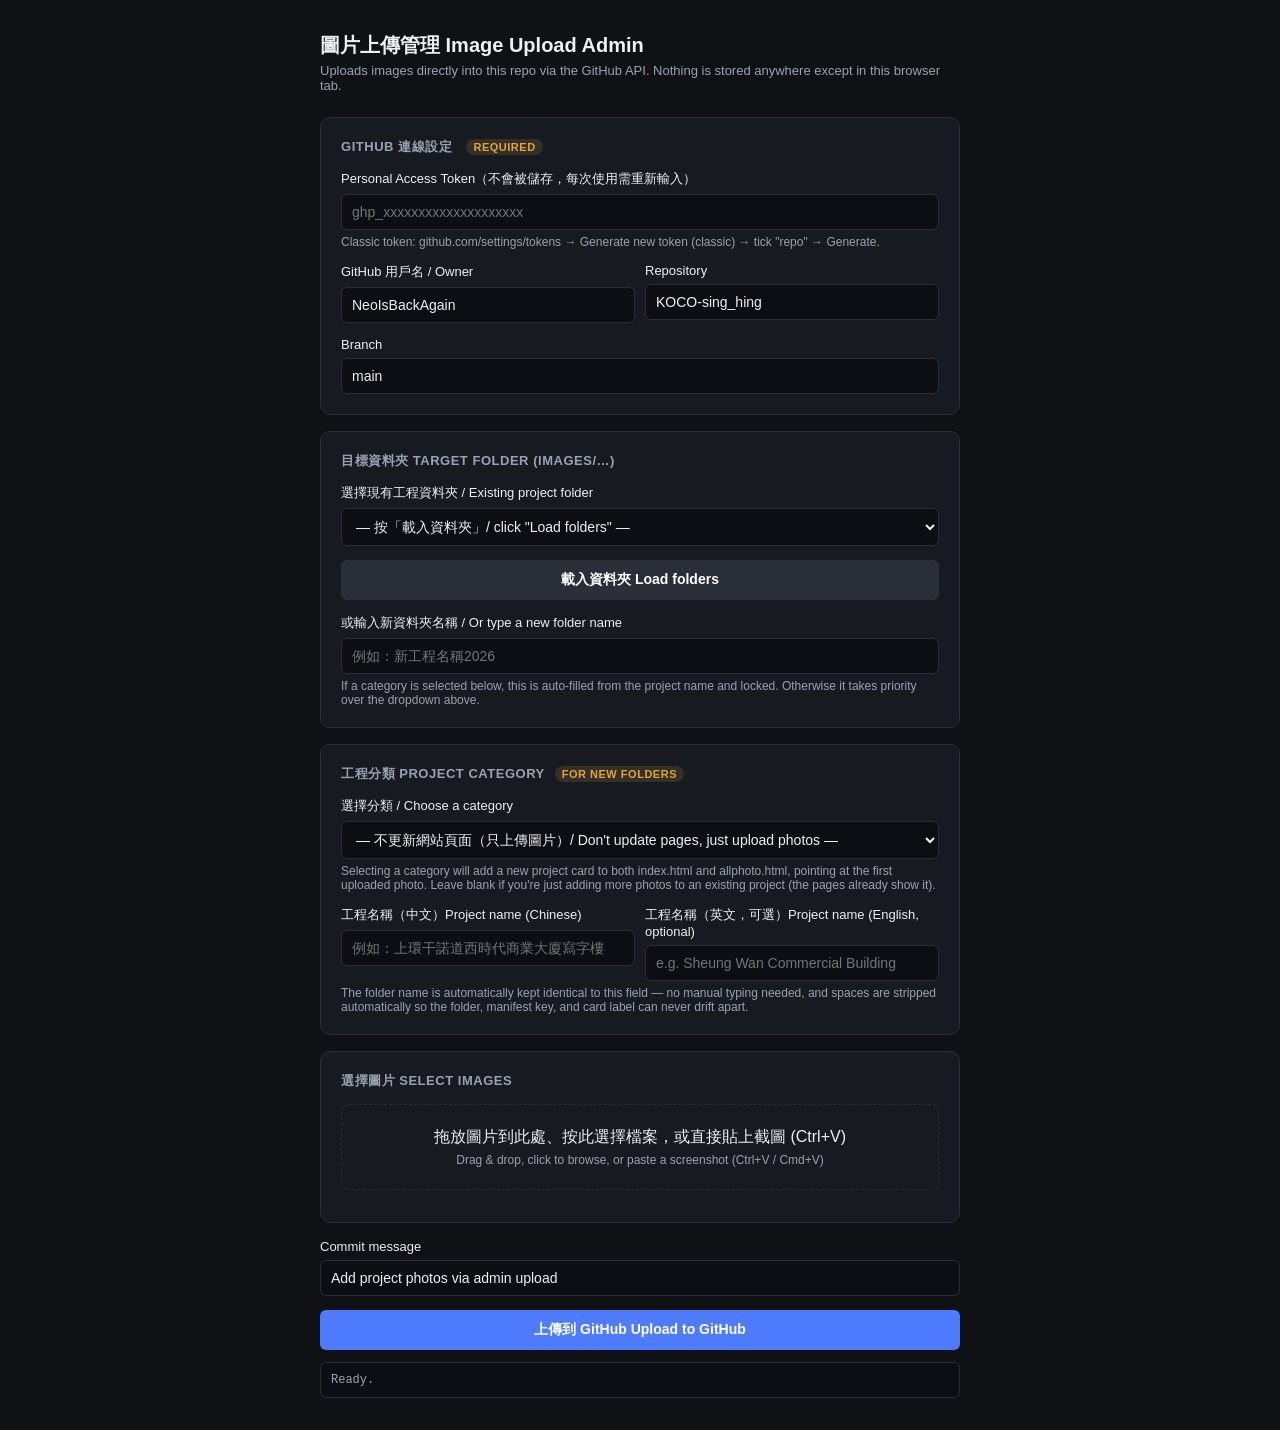
<file: admin/upload.html>
<!DOCTYPE html>
<html lang="zh-Hant">
<head>
<meta charset="UTF-8">
<meta name="viewport" content="width=device-width, initial-scale=1.0">
<meta name="robots" content="noindex, nofollow">
<title>圖片上傳管理 / Image Upload Admin</title>
<style>
  :root{
    --bg:#0f1115; --panel:#171a21; --border:#2a2e38; --text:#eef0f3;
    --muted:#9aa2b1; --accent:#4f7cff; --accent-hover:#3d67e6;
    --ok:#3fbf7f; --err:#e0554f; --warn:#e0a53f;
  }
  *{box-sizing:border-box}
  body{
    margin:0; font-family:-apple-system,BlinkMacSystemFont,"Segoe UI",Roboto,Helvetica,Arial,sans-serif;
    background:var(--bg); color:var(--text); padding:32px 16px;
  }
  .wrap{max-width:640px; margin:0 auto}
  h1{font-size:20px; font-weight:600; margin:0 0 4px}
  .sub{color:var(--muted); font-size:13px; margin:0 0 24px}
  .card{
    background:var(--panel); border:1px solid var(--border); border-radius:10px;
    padding:20px; margin-bottom:16px;
  }
  .card h2{font-size:13px; text-transform:uppercase; letter-spacing:.04em; color:var(--muted); margin:0 0 14px; font-weight:600}
  label{display:block; font-size:13px; margin-bottom:6px; color:var(--text)}
  .field{margin-bottom:14px}
  .field:last-child{margin-bottom:0}
  input[type=text], input[type=password], select{
    width:100%; padding:9px 10px; background:#0c0e13; border:1px solid var(--border);
    color:var(--text); border-radius:6px; font-size:14px; outline:none;
  }
  input:focus, select:focus{border-color:var(--accent)}
  input[readonly]{opacity:.6; cursor:not-allowed}
  .row{display:flex; gap:10px}
  .row > *{flex:1}
  .hint{font-size:12px; color:var(--muted); margin-top:5px}
  .filepicker{
    border:1.5px dashed var(--border); border-radius:8px; padding:22px;
    text-align:center; cursor:pointer; transition:border-color .15s;
  }
  .filepicker:hover, .filepicker.drag{border-color:var(--accent)}
  .filepicker input{display:none}
  .filelist{margin-top:12px}
  .fileitem{
    display:flex; align-items:center; gap:10px; padding:8px 10px;
    background:#0c0e13; border:1px solid var(--border); border-radius:6px; margin-bottom:6px;
    font-size:13px;
  }
  .fileitem img{width:36px; height:36px; object-fit:cover; border-radius:4px; flex-shrink:0}
  .fileitem .name{flex:1; overflow:hidden; text-overflow:ellipsis; white-space:nowrap}
  .fileitem .size{color:var(--muted); font-size:12px}
  .fileitem .status{font-size:12px; min-width:90px; text-align:right}
  .status.pending{color:var(--muted)}
  .status.uploading{color:var(--warn)}
  .status.done{color:var(--ok)}
  .status.error{color:var(--err)}
  button{
    background:var(--accent); color:#fff; border:none; border-radius:6px;
    padding:11px 18px; font-size:14px; font-weight:600; cursor:pointer; width:100%;
  }
  button:hover{background:var(--accent-hover)}
  button:disabled{background:#3a3f4c; cursor:not-allowed}
  .log{
    font-family:ui-monospace,SFMono-Regular,Menlo,Consolas,monospace; font-size:12px;
    background:#0c0e13; border:1px solid var(--border); border-radius:6px; padding:10px;
    max-height:160px; overflow-y:auto; white-space:pre-wrap; color:var(--muted); margin-top:12px;
  }
  .badge{
    display:inline-block; font-size:11px; padding:2px 7px; border-radius:10px; margin-left:6px;
  }
  .badge.warn{background:rgba(224,165,63,.15); color:var(--warn)}
</style>
</head>
<body>
<div class="wrap">
  <h1>圖片上傳管理 Image Upload Admin</h1>
  <p class="sub">Uploads images directly into this repo via the GitHub API. Nothing is stored anywhere except in this browser tab.</p>

  <div class="card">
    <h2>GitHub 連線設定 &nbsp;<span class="badge warn">Required</span></h2>
    <div class="field">
      <label for="token">Personal Access Token（不會被儲存，每次使用需重新輸入）</label>
      <input type="password" id="token" placeholder="ghp_xxxxxxxxxxxxxxxxxxxx" autocomplete="off">
      <div class="hint">Classic token: github.com/settings/tokens → Generate new token (classic) → tick "repo" → Generate.</div>
    </div>
    <div class="row">
      <div class="field">
        <label for="owner">GitHub 用戶名 / Owner</label>
        <input type="text" id="owner" value="NeoIsBackAgain">
      </div>
      <div class="field">
        <label for="repo">Repository</label>
        <input type="text" id="repo" value="KOCO-sing_hing">
      </div>
    </div>
    <div class="field">
      <label for="branch">Branch</label>
      <input type="text" id="branch" value="main">
    </div>
  </div>

  <div class="card">
    <h2>目標資料夾 Target Folder (images/…)</h2>
    <div class="field">
      <label for="folderSelect">選擇現有工程資料夾 / Existing project folder</label>
      <select id="folderSelect">
        <option value="">— 按「載入資料夾」/ click "Load folders" —</option>
      </select>
    </div>
    <button type="button" id="loadFoldersBtn" style="margin-bottom:14px; background:#2a2e38">載入資料夾 Load folders</button>
    <div class="field">
      <label for="newFolder">或輸入新資料夾名稱 / Or type a new folder name</label>
      <input type="text" id="newFolder" placeholder="例如：新工程名稱2026">
      <div class="hint" id="newFolderHint">If a category is selected below, this is auto-filled from the project name and locked. Otherwise it takes priority over the dropdown above.</div>
    </div>
  </div>

  <div class="card">
    <h2>工程分類 Project Category <span class="badge warn">for new folders</span></h2>
    <div class="field">
      <label for="category">選擇分類 / Choose a category</label>
      <select id="category">
        <option value="">— 不更新網站頁面（只上傳圖片）/ Don't update pages, just upload photos —</option>
        <option value="furniture">家具/床具相關工程 · Furniture & Bedding Projects</option>
        <option value="residential">住宅/住宅相關工程 · Residential Projects</option>
        <option value="commercial">商業/辦公空間工程 · Commercial & Office Spaces</option>
        <option value="restaurant">餐飲/休閒場所設計工程 · Dining & Leisure Venues</option>
        <option value="special">特殊用途設施工程 · Special Purpose Facilities</option>
      </select>
      <div class="hint">Selecting a category will add a new project card to both index.html and allphoto.html, pointing at the first uploaded photo. Leave blank if you're just adding more photos to an existing project (the pages already show it).</div>
    </div>
    <div class="row">
      <div class="field">
        <label for="nameZh">工程名稱（中文）Project name (Chinese)</label>
        <input type="text" id="nameZh" placeholder="例如：上環干諾道西時代商業大廈寫字樓">
      </div>
      <div class="field">
        <label for="nameEn">工程名稱（英文，可選）Project name (English, optional)</label>
        <input type="text" id="nameEn" placeholder="e.g. Sheung Wan Commercial Building">
      </div>
    </div>
    <div class="hint">The folder name is automatically kept identical to this field — no manual typing needed, and spaces are stripped automatically so the folder, manifest key, and card label can never drift apart.</div>
  </div>

  <div class="card">
    <h2>選擇圖片 Select Images</h2>
    <div class="filepicker" id="dropZone" tabindex="0">
      <div>拖放圖片到此處、按此選擇檔案，或直接貼上截圖 (Ctrl+V)</div>
      <div class="hint">Drag & drop, click to browse, or paste a screenshot (Ctrl+V / Cmd+V)</div>
      <input type="file" id="fileInput" accept="image/*" multiple>
    </div>
    <div class="filelist" id="fileList"></div>
  </div>

  <div class="field">
    <label for="commitMsg">Commit message</label>
    <input type="text" id="commitMsg" value="Add project photos via admin upload">
  </div>

  <button type="button" id="uploadBtn">上傳到 GitHub Upload to GitHub</button>
  <div class="log" id="log">Ready.</div>
</div>

<script>
const $ = id => document.getElementById(id);
const tokenEl = $('token'), ownerEl = $('owner'), repoEl = $('repo'), branchEl = $('branch');
const folderSelect = $('folderSelect'), newFolder = $('newFolder');
const fileInput = $('fileInput'), dropZone = $('dropZone'), fileList = $('fileList');
const uploadBtn = $('uploadBtn'), logEl = $('log'), loadFoldersBtn = $('loadFoldersBtn');

let selectedFiles = []; // {file, name, status}

function log(msg){
  const t = new Date().toLocaleTimeString();
  logEl.textContent += `\n[${t}] ${msg}`;
  logEl.scrollTop = logEl.scrollHeight;
}

function apiHeaders(){
  const token = tokenEl.value.trim();
  const h = { 'Accept': 'application/vnd.github+json' };
  if (token) h['Authorization'] = 'Bearer ' + token;
  return h;
}

function repoInfo(){
  const owner = ownerEl.value.trim();
  const repo = repoEl.value.trim();
  const branch = branchEl.value.trim() || 'main';
  if (!owner || !repo) { alert('Please fill in the GitHub owner and repository name first.'); return null; }
  return { owner, repo, branch };
}

// Sanitize a path segment: strip slashes, .., control chars, and ALL whitespace.
// Spaces are deliberately stripped everywhere a name touches a folder path,
// manifest key, or URL — a stray space is exactly what caused folder/label
// mismatches in the past (e.g. "元朗 九寶海鮮酒家" vs "九寶海鮮酒家").
// If you ever need to allow spaces again, remove ONLY the line marked below —
// nothing else in this file needs to change.
function sanitizeSegment(s){
  return s
    .replace(/\.\./g, '')
    .replace(/[\/\\]/g, '')
    .replace(/[\x00-\x1f\x7f]/g, '')
    .replace(/\s+/g, '')   // <-- remove this line to allow spaces in names again (not recommended)
    .trim();
}

function currentFolder(){
  const catKey = $('category').value;
  if (catKey) {
    // New project card being created: the folder name is ALWAYS derived
    // from the Chinese project name field. No manual override here is
    // possible, so the folder, the manifest key, and the card label can
    // never diverge again.
    return sanitizeSegment($('nameZh').value);
  }
  const typed = sanitizeSegment(newFolder.value);
  if (typed) return typed;
  return folderSelect.value || '';
}

// Keep the "new folder name" field in sync with the project name whenever
// a category is selected (i.e. we're creating a brand-new project card).
// While a category is selected, the field is locked/read-only so nobody
// can type a different value by accident.
function syncFolderFromName(){
  const catKey = $('category').value;
  const hintEl = $('newFolderHint');
  if (catKey) {
    newFolder.value = sanitizeSegment($('nameZh').value);
    newFolder.readOnly = true;
    newFolder.placeholder = '(自動帶入工程名稱 / auto-filled from project name)';
    if (hintEl) hintEl.textContent = 'Auto-filled from the project name (Chinese) below and locked — this guarantees the folder, manifest, and card label always match.';
  } else {
    newFolder.readOnly = false;
    newFolder.placeholder = '例如：新工程名稱2026';
    if (hintEl) hintEl.textContent = 'If filled in, this takes priority over the dropdown above.';
  }
}
$('nameZh').addEventListener('input', syncFolderFromName);
$('category').addEventListener('change', syncFolderFromName);

// ---- Load existing folders under images/ ----
loadFoldersBtn.addEventListener('click', async () => {
  const info = repoInfo();
  if (!info) return;
  loadFoldersBtn.disabled = true;
  log('Loading existing folders under images/ ...');
  try {
    const url = `https://api.github.com/repos/${info.owner}/${info.repo}/contents/images?ref=${encodeURIComponent(info.branch)}`;
    const res = await fetch(url, { headers: apiHeaders() });
    if (!res.ok) throw new Error(`${res.status} ${res.statusText}`);
    const data = await res.json();
    const folders = data.filter(item => item.type === 'dir').map(item => item.name).sort();
    folderSelect.innerHTML = '<option value="">— select a folder —</option>' +
      folders.map(f => `<option value="${f.replace(/"/g,'&quot;')}">${f}</option>`).join('');
    log(`Loaded ${folders.length} folders.`);
  } catch (err) {
    log('Error loading folders: ' + err.message);
  } finally {
    loadFoldersBtn.disabled = false;
  }
});

// ---- File selection (click + drag/drop) ----
dropZone.addEventListener('click', () => fileInput.click());
fileInput.addEventListener('change', e => addFiles(e.target.files));
['dragenter','dragover'].forEach(evt =>
  dropZone.addEventListener(evt, e => { e.preventDefault(); dropZone.classList.add('drag'); })
);
['dragleave','drop'].forEach(evt =>
  dropZone.addEventListener(evt, e => { e.preventDefault(); dropZone.classList.remove('drag'); })
);
dropZone.addEventListener('drop', e => addFiles(e.dataTransfer.files));

// ---- Paste screenshots (Ctrl+V / Cmd+V) directly from clipboard ----
function handlePaste(e){
  const items = e.clipboardData && e.clipboardData.items;
  if (!items) return;
  const pastedFiles = [];
  for (const item of items) {
    if (item.type.startsWith('image/')) {
      const file = item.getAsFile();
      if (file) {
        // Clipboard images often have no filename — give them one.
        const ext = item.type.split('/')[1] || 'png';
        const named = new File([file], `pasted-${Date.now()}.${ext}`, { type: item.type });
        pastedFiles.push(named);
      }
    }
  }
  if (pastedFiles.length) {
    e.preventDefault();
    addFiles(pastedFiles);
    log(`Pasted ${pastedFiles.length} image(s) from clipboard.`);
  }
}
document.addEventListener('paste', handlePaste);

function addFiles(fileListObj){
  for (const file of fileListObj) {
    if (!file.type.startsWith('image/')) continue;
    selectedFiles.push({ file, name: file.name, status: 'pending' });
  }
  renderFileList();
}

function renderFileList(){
  fileList.innerHTML = '';
  selectedFiles.forEach((entry, idx) => {
    const div = document.createElement('div');
    div.className = 'fileitem';
    const img = document.createElement('img');
    img.src = URL.createObjectURL(entry.file);
    const name = document.createElement('div');
    name.className = 'name';
    name.textContent = entry.name;
    const size = document.createElement('div');
    size.className = 'size';
    size.textContent = (entry.file.size / 1024 / 1024).toFixed(2) + ' MB';
    const status = document.createElement('div');
    status.className = 'status ' + entry.status;
    status.textContent = entry.status;
    status.id = 'status-' + idx;
    div.append(img, name, size, status);
    fileList.appendChild(div);
  });
}

// ---- Upload logic ----
function toBase64(file){
  return new Promise((resolve, reject) => {
    const reader = new FileReader();
    reader.onload = () => resolve(reader.result.split(',')[1]);
    reader.onerror = reject;
    reader.readAsDataURL(file);
  });
}

async function getExistingSha(info, path){
  const url = `https://api.github.com/repos/${info.owner}/${info.repo}/contents/${path}?ref=${encodeURIComponent(info.branch)}`;
  const res = await fetch(url, { headers: apiHeaders() });
  if (res.status === 404) return null;
  if (!res.ok) throw new Error(`Lookup failed: ${res.status}`);
  const data = await res.json();
  return data.sha || null;
}

async function uploadOneFile(info, folder, entry, idx){
  const statusEl = document.getElementById('status-' + idx);
  const setStatus = (cls, text) => {
    entry.status = cls;
    if (statusEl) { statusEl.className = 'status ' + cls; statusEl.textContent = text; }
  };
  setStatus('uploading', 'uploading…');
  try {
    const safeName = sanitizeSegment(entry.name).replace(/\s+/g, '_');
    const path = `images/${folder}/${safeName}`;
    const content = await toBase64(entry.file);
    const sha = await getExistingSha(info, path);
    const body = {
      message: $('commitMsg').value.trim() || `Add ${safeName}`,
      content,
      branch: info.branch,
    };
    if (sha) body.sha = sha;
    const url = `https://api.github.com/repos/${info.owner}/${info.repo}/contents/${path}`;
    const res = await fetch(url, {
      method: 'PUT',
      headers: { ...apiHeaders(), 'Content-Type': 'application/json' },
      body: JSON.stringify(body),
    });
    if (!res.ok) {
      const errData = await res.json().catch(() => ({}));
      throw new Error(errData.message || `${res.status} ${res.statusText}`);
    }
    setStatus('done', sha ? 'replaced ✓' : 'uploaded ✓');
    log(`Uploaded: ${path}`);
  } catch (err) {
    setStatus('error', 'failed');
    log(`Failed: ${entry.name} — ${err.message}`);
  }
}

// ---- Category metadata (must match index.html / allphoto.html) ----
const CATEGORIES = {
  furniture:   { num: '2', zhFull: '家具/床具相關工程', zhShort: '家具/床具相關工程', en: 'Furniture & Bedding Projects' },
  residential: { num: '3', zhFull: '住宅/住宅相關工程', zhShort: '住宅/住宅相關工程', en: 'Residential Projects' },
  commercial:  { num: '4', zhFull: '商業/辦公空間工程', zhShort: '商業/辦公空間',     en: 'Commercial & Office Spaces' },
  restaurant:  { num: '5', zhFull: '餐飲/休閒場所設計工程', zhShort: '餐飲/休閒場所', en: 'Dining & Leisure Venues' },
  special:     { num: '6', zhFull: '特殊用途設施工程', zhShort: '特殊用途設施',     en: 'Special Purpose Facilities' },
};
const MARKER = '<!-- ADMIN_UPLOAD_INSERT_POINT -->';

function escapeHtml(s){
  return String(s).replace(/&/g,'&amp;').replace(/</g,'&lt;').replace(/>/g,'&gt;').replace(/"/g,'&quot;');
}

// UTF-8 safe base64 helpers (file content contains Chinese characters)
function utf8ToBase64(str){
  const bytes = new TextEncoder().encode(str);
  let binary = '';
  bytes.forEach(b => binary += String.fromCharCode(b));
  return btoa(binary);
}
function base64ToUtf8(b64){
  const binary = atob(b64.replace(/\n/g, ''));
  const bytes = new Uint8Array(binary.length);
  for (let i = 0; i < binary.length; i++) bytes[i] = binary.charCodeAt(i);
  return new TextDecoder('utf-8').decode(bytes);
}

function buildIndexSnippet(cat, imgPath, nameZh, nameEn){
  const en = nameEn || nameZh;
  return (
`                                    <div x-show="['1', '${cat.num}'].includes(category)">
                                        <a href="allphoto.html" class="block relative group rounded-lg overflow-hidden shadow-md">
                                            <img class="w-full h-64 object-cover" src="${imgPath}" loading="lazy" decoding="async" alt="${escapeHtml(nameZh)}" />
                                            <div class="absolute inset-0 flex flex-col">
                                                <div class="grow flex justify-center items-center">
                                                    <div class="opacity-0 group-hover:opacity-100 transition-opacity duration-300 bg-black bg-opacity-50 absolute inset-0 flex items-center justify-center">
                                                        <span class="text-white font-medium" data-lang data-lang-zh="查看更多" 
                                                        data-lang-en="View More">查看更多</span>
                                                    </div>
                                                </div>
                                                <div class="w-full bottom-0 px-6 py-3 bg-white opacity-90 dark:bg-gray-900 flex justify-between items-center">
                                                    <span class="text-gray-900 dark:text-gray-400 font-medium"
                                                    data-lang data-lang-zh="${escapeHtml(nameZh)}" 
                                                    data-lang-en="${escapeHtml(en)}">
                                                  ${escapeHtml(nameZh)}
                                              </span>
                                                                                                  </div>
                                            </div>
                                        </a>
                                    </div>
                                    ${MARKER}`
  );
}

function buildAllphotoSnippet(catKey, cat, imgPath, nameZh){
  return (
`                                <div class="project-card" data-category="${catKey}">
                                    <div class="project-image">
                                        <span class="project-name-label">${escapeHtml(nameZh)}</span>
                                        <div class="img-watermark-wrapper">
                                            <img src="${imgPath}" loading="lazy" decoding="async" alt="${escapeHtml(nameZh)}" style="object-position: center top;">
                                            <div class="img-watermark">高歌工程</div>
                                        </div>
                                    </div>
                                    <div class="project-info">
                                        <h3>${escapeHtml(nameZh)}</h3>
                                        <p>${cat.zhShort}</p>
                                    </div>
                                </div>
                                ${MARKER}`
  );
}

async function updateHtmlPage(info, path, snippet){
  const url = `https://api.github.com/repos/${info.owner}/${info.repo}/contents/${path}?ref=${encodeURIComponent(info.branch)}`;
  const getRes = await fetch(url, { headers: apiHeaders() });
  if (!getRes.ok) throw new Error(`Could not fetch ${path}: ${getRes.status}`);
  const fileData = await getRes.json();
  const content = base64ToUtf8(fileData.content);
  if (!content.includes(MARKER)) {
    throw new Error(`${path} is missing the ADMIN_UPLOAD_INSERT_POINT marker — insert it manually once before using auto-updates.`);
  }
  const updated = content.replace(MARKER, snippet);
  const putBody = {
    message: `Add project card via admin upload`,
    content: utf8ToBase64(updated),
    branch: info.branch,
    sha: fileData.sha,
  };
  const putRes = await fetch(url, {
    method: 'PUT',
    headers: { ...apiHeaders(), 'Content-Type': 'application/json' },
    body: JSON.stringify(putBody),
  });
  if (!putRes.ok) {
    const errData = await putRes.json().catch(() => ({}));
    throw new Error(errData.message || `${putRes.status} ${putRes.statusText}`);
  }
}

// ---- Keep images-manifest.json in sync with each upload ----
async function updateManifest(info, folder, uploadedFilenames){
  const path = 'images-manifest.json';
  const url = `https://api.github.com/repos/${info.owner}/${info.repo}/contents/${path}?ref=${encodeURIComponent(info.branch)}`;

  let manifest = {};
  let sha = null;

  // Try to read the existing manifest first
  const getRes = await fetch(url, { headers: apiHeaders() });
  if (getRes.ok) {
    const fileData = await getRes.json();
    sha = fileData.sha;
    try {
      manifest = JSON.parse(base64ToUtf8(fileData.content));
    } catch (e) {
      log('Warning: existing manifest was invalid JSON, starting fresh.');
      manifest = {};
    }
  } else if (getRes.status !== 404) {
    throw new Error(`Failed to read manifest: ${getRes.status}`);
  }

  // Merge: add this batch's filenames into the folder's list, dedupe + sort
  const existing = new Set(manifest[folder] || []);
  uploadedFilenames.forEach(name => existing.add(name));
  manifest[folder] = Array.from(existing).sort();

  const putBody = {
    message: `Update images-manifest.json for ${folder}`,
    content: utf8ToBase64(JSON.stringify(manifest, null, 2)),
    branch: info.branch,
  };
  if (sha) putBody.sha = sha;

  const putRes = await fetch(url, {
    method: 'PUT',
    headers: { ...apiHeaders(), 'Content-Type': 'application/json' },
    body: JSON.stringify(putBody),
  });
  if (!putRes.ok) {
    const errData = await putRes.json().catch(() => ({}));
    throw new Error(errData.message || `${putRes.status} ${putRes.statusText}`);
  }
}

uploadBtn.addEventListener('click', async () => {
  const info = repoInfo();
  if (!info) return;
  if (!tokenEl.value.trim()) { alert('Please enter a GitHub token with write access.'); return; }
  const folder = currentFolder();
  if (!folder) { alert('Please choose an existing folder or type a new folder name.'); return; }
  if (selectedFiles.length === 0) { alert('Please select at least one image.'); return; }

  const catKey = $('category').value;
  const nameZh = $('nameZh').value.trim();
  if (catKey && !nameZh) { alert('Please enter the project name (Chinese) to create the project card.'); return; }

  uploadBtn.disabled = true;
  log(`Starting upload of ${selectedFiles.length} file(s) to images/${folder}/ on branch "${info.branch}"...`);
  for (let i = 0; i < selectedFiles.length; i++) {
    await uploadOneFile(info, folder, selectedFiles[i], i);
  }

  const anySucceeded = selectedFiles.some(f => f.status === 'done');

  // Keep images-manifest.json in sync so allphoto.html doesn't have to guess file paths
  if (anySucceeded) {
    try {
      const uploadedNames = selectedFiles
        .filter(f => f.status === 'done')
        .map(f => sanitizeSegment(f.name).replace(/\s+/g, '_'));
      log('Updating images-manifest.json ...');
      await updateManifest(info, folder, uploadedNames);
      log('images-manifest.json updated ✓');
    } catch (err) {
      log('Error updating manifest: ' + err.message);
    }
  }

  if (catKey && anySucceeded) {
    try {
      const coverEntry = selectedFiles.find(f => f.status === 'done');
      const coverSafeName = sanitizeSegment(coverEntry.name).replace(/\s+/g, '_');
      const imgPath = `./images/${folder}/${coverSafeName}`;
      const cat = CATEGORIES[catKey];
      const nameEn = $('nameEn').value.trim();

      log('Adding project card to index.html ...');
      await updateHtmlPage(info, 'index.html', buildIndexSnippet(cat, imgPath, nameZh, nameEn));
      log('index.html updated ✓');

      log('Adding project card to allphoto.html ...');
      await updateHtmlPage(info, 'allphoto.html', buildAllphotoSnippet(catKey, cat, imgPath, nameZh));
      log('allphoto.html updated ✓');
    } catch (err) {
      log('Error updating pages: ' + err.message);
    }
  }

  log('Done. GitHub Pages will rebuild automatically in a minute or two.');
  uploadBtn.disabled = false;
});
</script>
</body>
</html>
</file>
